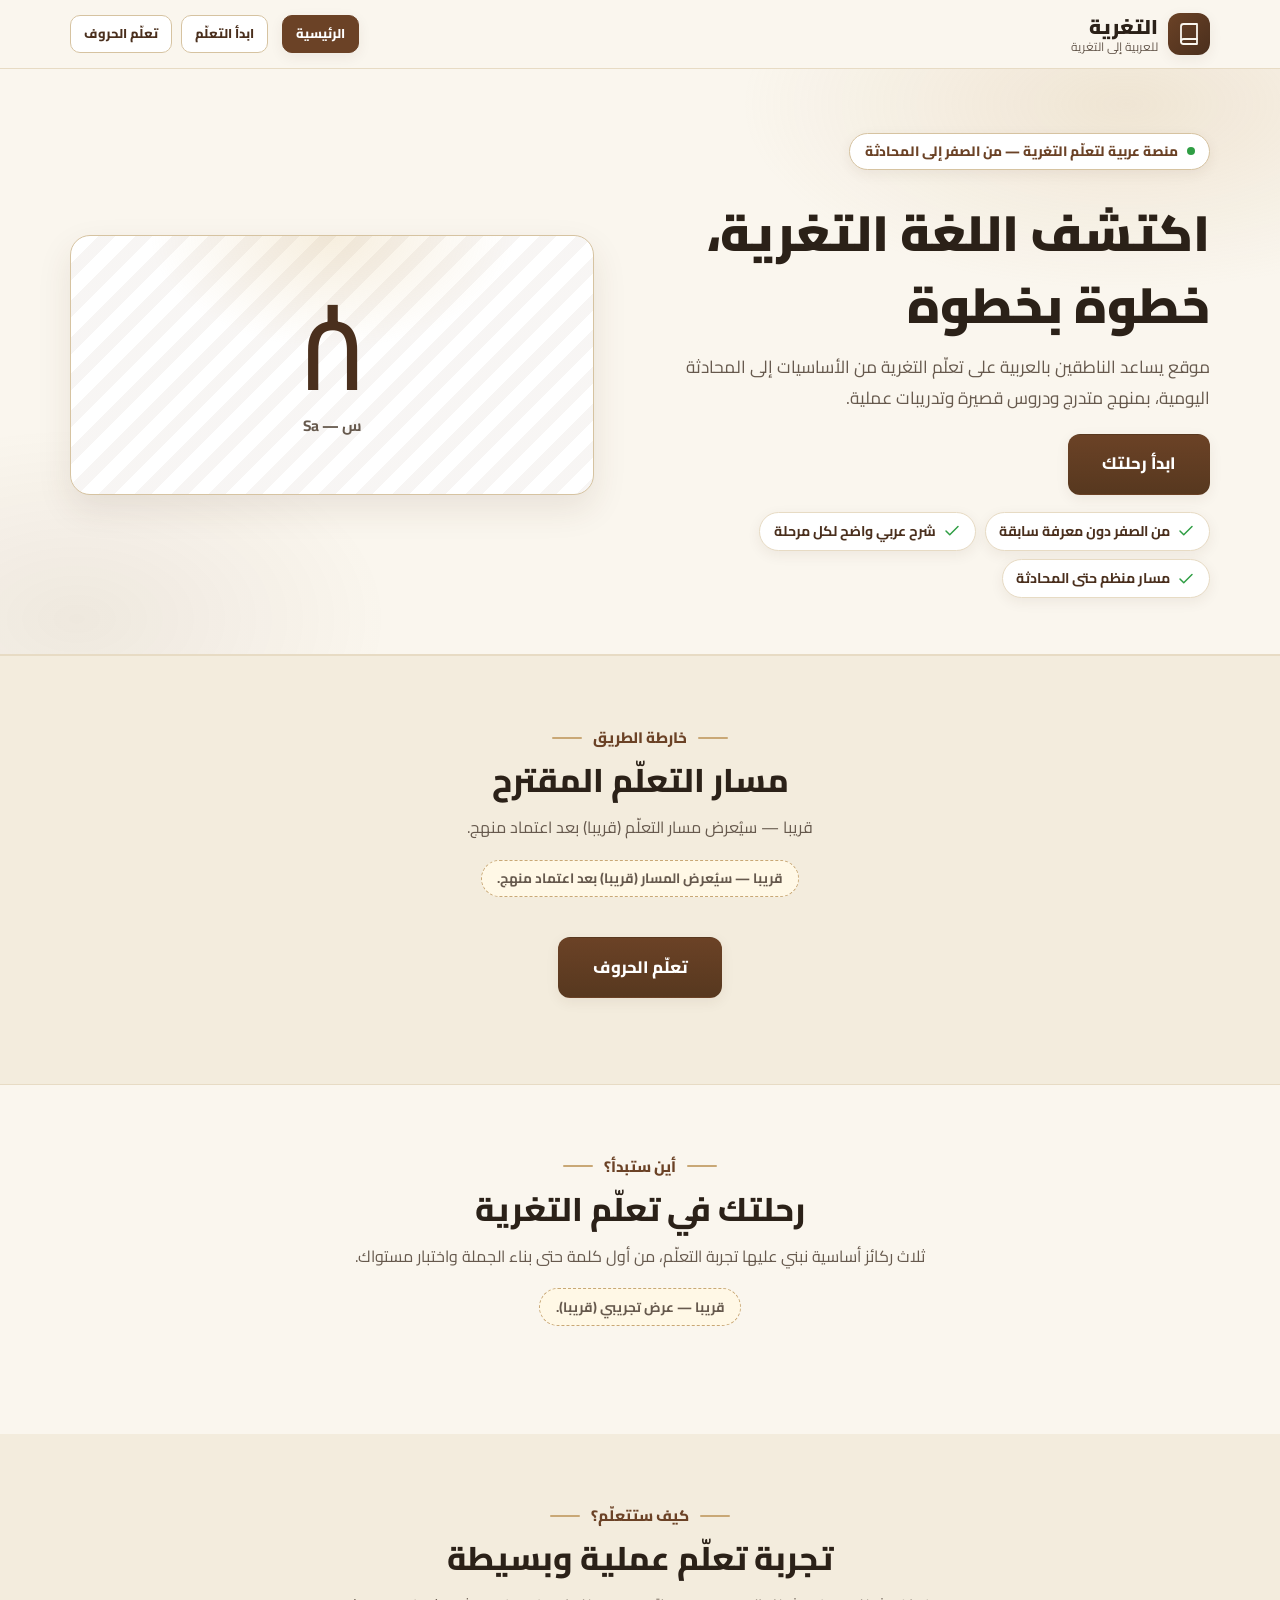
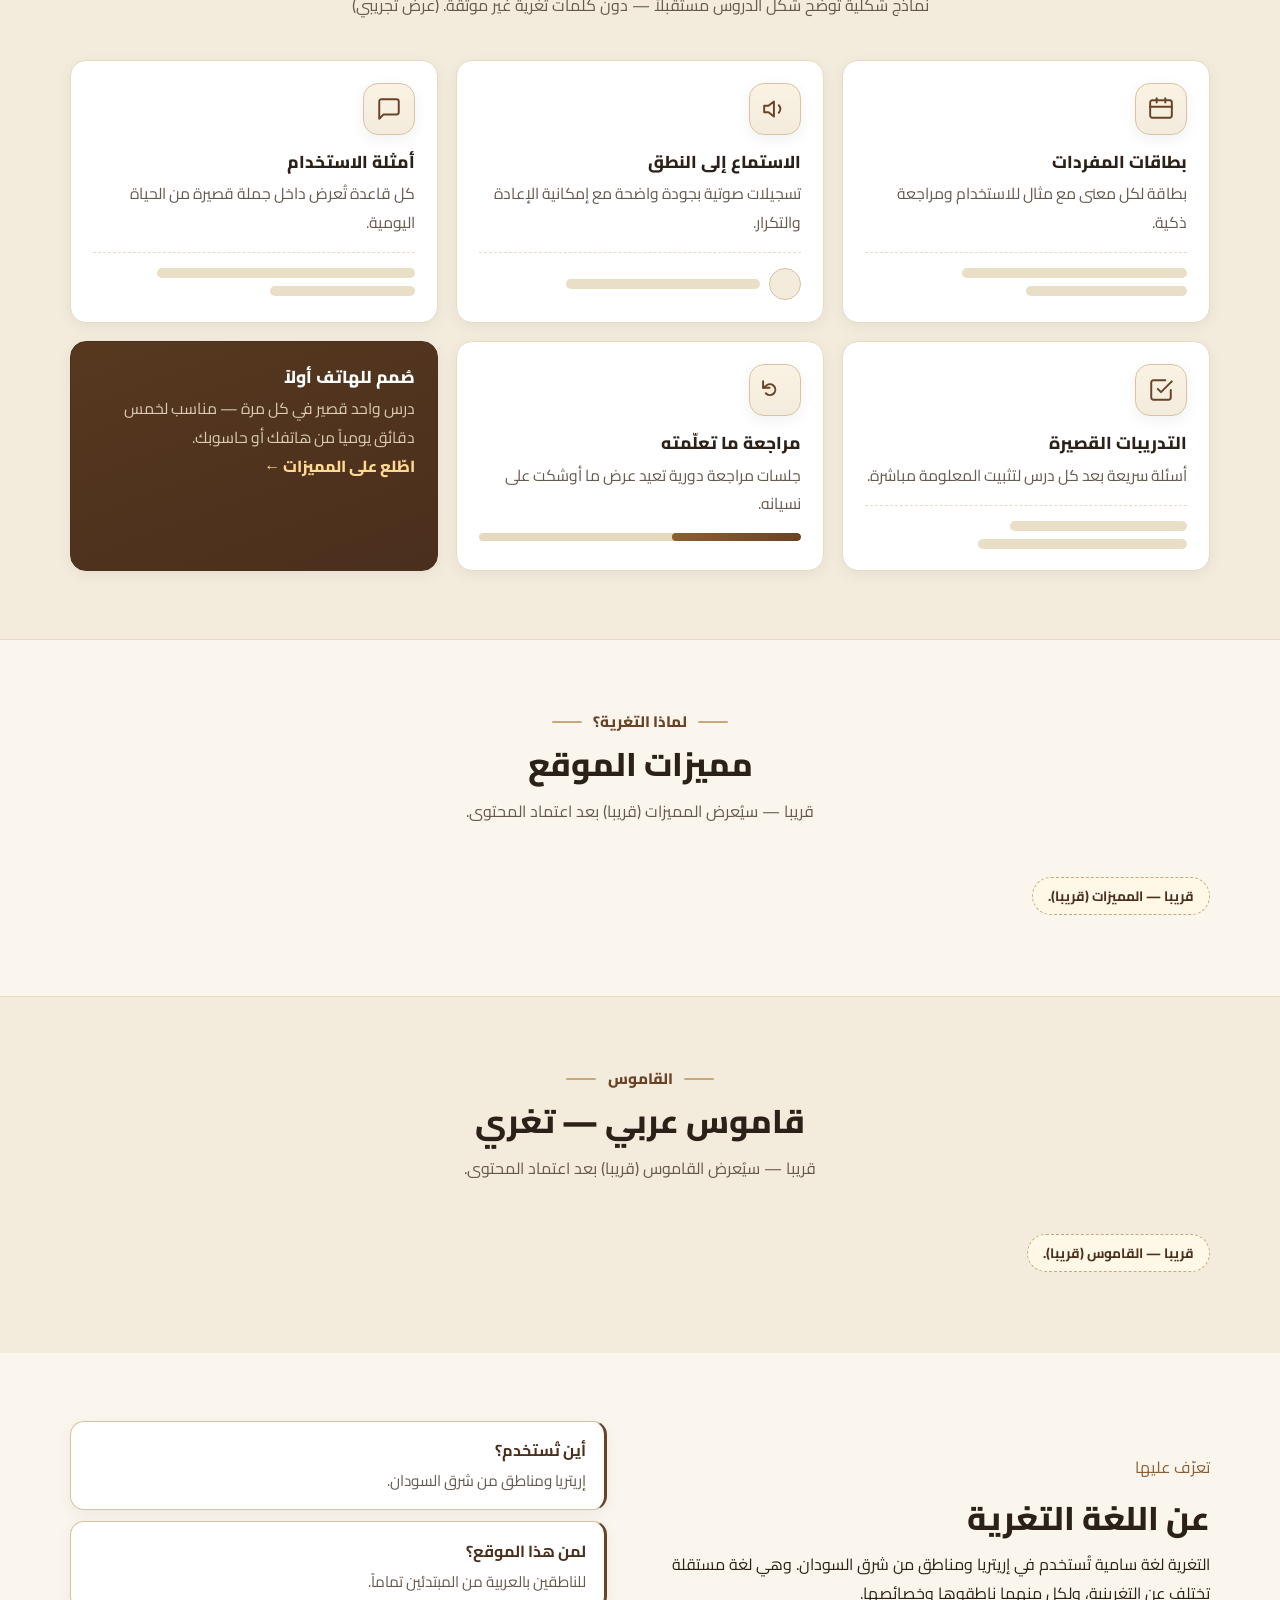
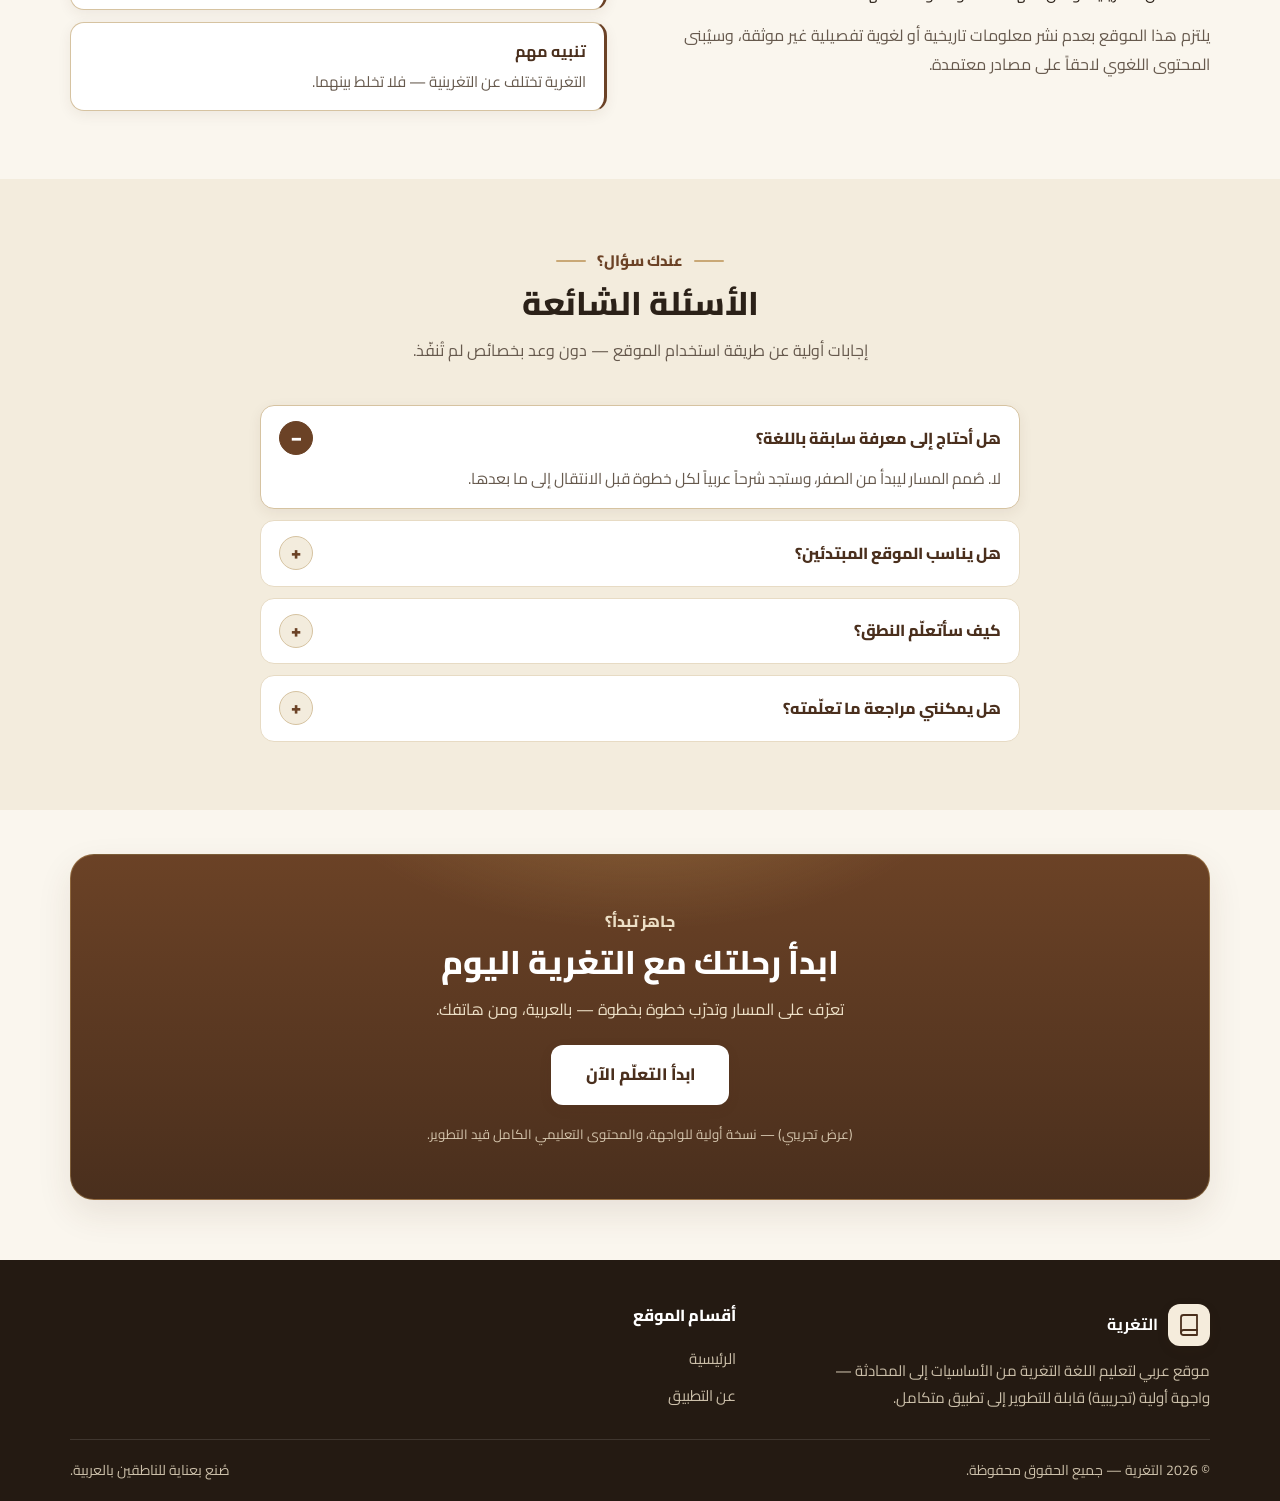
<file: index.html>
<!DOCTYPE html>
<html lang="ar" dir="rtl">
<head>
  <meta charset="UTF-8" />
  <meta name="viewport" content="width=device-width, initial-scale=1.0" />
  <title>التغرية | تعلّم اللغة التغرية بالعربية خطوة بخطوة</title>
  <meta name="description" content="موقع تعليمي عربي لتعلم اللغة التغرية من الأساسيات إلى المحادثة اليومية." />
  <link rel="preconnect" href="https://fonts.googleapis.com" />
  <link rel="preconnect" href="https://fonts.gstatic.com" crossorigin />
  <link href="https://fonts.googleapis.com/css2?family=Cairo:wght@400;500;600;700;800;900&display=swap" rel="stylesheet" />
  <link rel="stylesheet" href="styles.css" />
  <link href="https://fonts.googleapis.com/css2?family=Noto+Sans+Ethiopic:wght@400;700;900&display=swap" rel="stylesheet" />
  <link rel="icon" href="data:image/svg+xml,%3Csvg xmlns='http://www.w3.org/2000/svg' viewBox='0 0 32 32'%3E%3Crect width='32' height='32' rx='8' fill='%236B4226'/%3E%3Ctext x='16' y='22' font-size='16' text-anchor='middle' fill='%23FAF6EE' font-family='sans-serif' font-weight='bold'%3E%D8%AA%3C/text%3E%3C/svg%3E" />
</head>
<body>
  <a class="skip-link" href="#home">تخطَّ إلى المحتوى</a>

  <!-- 1. شريط التنقل -->
  <header class="header" id="top">
    <div class="container header-inner">
      <a class="logo" href="#home" aria-label="التغرية - الرئيسية">
        <span class="logo-mark" aria-hidden="true">
          <svg viewBox="0 0 24 24" fill="none" stroke="currentColor" stroke-width="1.8" stroke-linecap="round" stroke-linejoin="round"><path d="M4 19.5A2.5 2.5 0 0 1 6.5 17H20"/><path d="M6.5 2H20v20H6.5A2.5 2.5 0 0 1 4 19.5v-15A2.5 2.5 0 0 1 6.5 2z"/></svg>
        </span>
        <span class="logo-text">
          <strong>التغرية</strong>
          <small>للعربية إلى التغرية</small>
        </span>
      </a>

      <nav class="nav" aria-label="التنقل الرئيسي">
        <a href="#home" class="nav-link top-btn is-active">الرئيسية</a>
      </nav>

      <div class="header-actions">
        <a href="#journey" class="btn top-btn btn-sm">ابدأ التعلّم</a>

        <a href="letters.html" class="btn top-btn btn-sm">تعلّم الحروف</a>        <button class="menu-btn" id="menuBtn" aria-expanded="false" aria-controls="mobileMenu" aria-label="فتح القائمة">
          <svg viewBox="0 0 24 24" fill="none" stroke="currentColor" stroke-width="2" stroke-linecap="round"><line x1="4" y1="7" x2="20" y2="7"/><line x1="4" y1="12" x2="20" y2="12"/><line x1="4" y1="17" x2="20" y2="17"/></svg>
        </button>
      </div>
    </div>

    <div class="mobile-menu" id="mobileMenu" hidden>
      <nav aria-label="قائمة الهاتف">
        <a href="#home">الرئيسية</a>
        <a href="#about">عن التطبيق</a>
        <a href="#journey" class="btn btn-primary">ابدأ التعلّم</a>
      </nav>
    </div>
  </header>

  <main>
    <!-- 2. القسم الرئيسي -->
    <section class="hero" id="home">
      <div class="container hero-grid">
        <div class="hero-text">
          <p class="eyebrow"><span class="dot" aria-hidden="true"></span> منصة عربية لتعلّم التغرية — من الصفر إلى المحادثة</p>
          <h1>اكتشف اللغة التغرية،<br />خطوة بخطوة</h1>
          <p class="lead">موقع يساعد الناطقين بالعربية على تعلّم التغرية من الأساسيات إلى المحادثة اليومية، بمنهج متدرج ودروس قصيرة وتدريبات عملية.</p>
          <div class="hero-cta">
            <a href="#journey" class="btn btn-primary">ابدأ رحلتك</a>
          </div>
          <ul class="hero-points">
            <li>
              <svg viewBox="0 0 24 24" fill="none" stroke="currentColor" stroke-width="2" stroke-linecap="round" stroke-linejoin="round"><polyline points="20 6 9 17 4 12"/></svg>
              من الصفر دون معرفة سابقة
            </li>
            <li>
              <svg viewBox="0 0 24 24" fill="none" stroke="currentColor" stroke-width="2" stroke-linecap="round" stroke-linejoin="round"><polyline points="20 6 9 17 4 12"/></svg>
              شرح عربي واضح لكل مرحلة
            </li>
            <li>
              <svg viewBox="0 0 24 24" fill="none" stroke="currentColor" stroke-width="2" stroke-linecap="round" stroke-linejoin="round"><polyline points="20 6 9 17 4 12"/></svg>
              مسار منظم حتى المحادثة
            </li>
          </ul>
        </div>

        <div class="hero-visual" aria-label="مربع حروف تغرية">
          <div class="letter-cycle" id="letterCycle">
            <span class="ethiopic-cycle" id="cycleLetter" aria-live="polite">ሀ</span>
            <span class="cycle-caption" id="cycleCaption">هـ — Ha</span>
          </div>
        </div>
      </div>
    </section>

    <!-- 3. التعريف بالتطبيق -->
    <section class="section section-alt" id="curriculum">
      <div class="container">
        <div class="section-head">
          <p class="kicker">خارطة الطريق</p>
          <h2>مسار التعلّم المقترح</h2>
          <p>قريبا — سيُعرض مسار التعلّم (قريبا) بعد اعتماد منهج.</p>
          <p class="notice">قريبا — سيُعرض المسار (قريبا) بعد اعتماد منهج.</p>
        </div>
      </div>
    
        <div class="hero-cta center">
          <a href="letters.html" class="btn btn-primary">تعلّم الحروف</a>
        </div></section>

<section class="section" id="journey">
      <div class="container">
        <div class="section-head">
          <p class="kicker">أين ستبدأ؟</p>
          <h2>رحلتك في تعلّم التغرية</h2>
          <p>ثلاث ركائز أساسية نبني عليها تجربة التعلّم، من أول كلمة حتى بناء الجملة واختبار مستواك.</p>
          <p class="notice">قريبا — عرض تجريبي (قريبا).</p>
        </div>
        
      </div>
    </section>

    <!-- 4. مسار التعلم -->
    

    <!-- 5. تجربة التعلم -->
    <section class="section" id="method">
      <div class="container">
        <div class="section-head">
          <p class="kicker">كيف ستتعلّم؟</p>
          <h2>تجربة تعلّم عملية وبسيطة</h2>
          <p>نماذج شكلية توضح شكل الدروس مستقبلاً — دون كلمات تغرية غير موثقة. (عرض تجريبي)</p>
        </div>
        <div class="grid-3">
          <article class="card method">
            <span class="icon" aria-hidden="true"><svg viewBox="0 0 24 24" fill="none" stroke="currentColor" stroke-width="1.8" stroke-linecap="round" stroke-linejoin="round"><rect x="2" y="4" width="20" height="16" rx="2"/><line x1="8" y1="2" x2="8" y2="6"/><line x1="16" y1="2" x2="16" y2="6"/><line x1="2" y1="10" x2="22" y2="10"/></svg></span>
            <h3>بطاقات المفردات</h3>
            <p>بطاقة لكل معنى مع مثال للاستخدام ومراجعة ذكية.</p>
            <div class="skeleton" aria-hidden="true"><i class="w-70"></i><i class="w-50"></i></div>
          </article>
          <article class="card method">
            <span class="icon" aria-hidden="true"><svg viewBox="0 0 24 24" fill="none" stroke="currentColor" stroke-width="1.8" stroke-linecap="round" stroke-linejoin="round"><polygon points="11 5 6 9 2 9 2 15 6 15 11 19 11 5"/><path d="M15.5 8.5a5 5 0 0 1 0 7"/></svg></span>
            <h3>الاستماع إلى النطق</h3>
            <p>تسجيلات صوتية بجودة واضحة مع إمكانية الإعادة والتكرار.</p>
            <div class="skeleton audio-skel" aria-hidden="true"><span class="play-sm"></span><i class="w-60"></i></div>
          </article>
          <article class="card method">
            <span class="icon" aria-hidden="true"><svg viewBox="0 0 24 24" fill="none" stroke="currentColor" stroke-width="1.8" stroke-linecap="round" stroke-linejoin="round"><path d="M21 15a2 2 0 0 1-2 2H7l-4 4V5a2 2 0 0 1 2-2h14a2 2 0 0 1 2 2z"/></svg></span>
            <h3>أمثلة الاستخدام</h3>
            <p>كل قاعدة تُعرض داخل جملة قصيرة من الحياة اليومية.</p>
            <div class="skeleton" aria-hidden="true"><i class="w-80"></i><i class="w-45"></i></div>
          </article>
          <article class="card method">
            <span class="icon" aria-hidden="true"><svg viewBox="0 0 24 24" fill="none" stroke="currentColor" stroke-width="1.8" stroke-linecap="round" stroke-linejoin="round"><path d="M9 11l3 3L22 4"/><path d="M21 12v7a2 2 0 0 1-2 2H5a2 2 0 0 1-2-2V5a2 2 0 0 1 2-2h11"/></svg></span>
            <h3>التدريبات القصيرة</h3>
            <p>أسئلة سريعة بعد كل درس لتثبيت المعلومة مباشرة.</p>
            <div class="skeleton" aria-hidden="true"><i class="w-55"></i><i class="w-65"></i></div>
          </article>
          <article class="card method">
            <span class="icon" aria-hidden="true"><svg viewBox="0 0 24 24" fill="none" stroke="currentColor" stroke-width="1.8" stroke-linecap="round" stroke-linejoin="round"><polyline points="1 4 1 10 7 10"/><path d="M3.5 15a5 5 0 1 0 .9-7.4L1 10"/></svg></span>
            <h3>مراجعة ما تعلّمته</h3>
            <p>جلسات مراجعة دورية تعيد عرض ما أوشكت على نسيانه.</p>
            <div class="mock-progress"><i style="width:40%"></i></div>
          </article>
          <article class="card method highlight">
            <h3>صُمم للهاتف أولاً</h3>
            <p>درس واحد قصير في كل مرة — مناسب لخمس دقائق يومياً من هاتفك أو حاسوبك.</p>
            <a href="#features" class="link">اطّلع على المميزات ←</a>
          </article>
        </div>
      </div>
    </section>

    <!-- 6. المميزات -->
    <section class="section section-alt" id="features">
      <div class="container">
        <div class="section-head">
          <p class="kicker">لماذا التغرية؟</p>
          <h2>مميزات الموقع</h2>
          <p>قريبا — سيُعرض المميزات (قريبا) بعد اعتماد المحتوى.</p>
        </div>
        <p class="notice">قريبا — المميزات (قريبا).</p>
      </div>
    </section>

    <!-- teaser: القاموس والاختبارات -->
    <section class="section" id="dictionary">
      <div class="container">
        <div class="section-head">
          <p class="kicker">القاموس</p>
          <h2>قاموس عربي — تغري</h2>
          <p>قريبا — سيُعرض القاموس (قريبا) بعد اعتماد المحتوى.</p>
        </div>
        <p class="notice">قريبا — القاموس (قريبا).</p>
      </div>
    </section>

    <!-- 7. عن اللغة -->
    <section class="section section-dark" id="about">
      <div class="container about-grid">
        <div>
          <p class="kicker kicker-light">تعرّف عليها</p>
          <h2>عن اللغة التغرية</h2>
          <p>التغرية لغة سامية تُستخدم في إريتريا ومناطق من شرق السودان. وهي لغة مستقلة تختلف عن التغرينية، ولكل منهما ناطقوها وخصائصها.</p>
          <p class="muted-light">يلتزم هذا الموقع بعدم نشر معلومات تاريخية أو لغوية تفصيلية غير موثقة، وسيُبنى المحتوى اللغوي لاحقاً على مصادر معتمدة.</p>
        </div>
        <ul class="about-list">
          <li><strong>أين تُستخدم؟</strong><span>إريتريا ومناطق من شرق السودان.</span></li>
          <li><strong>لمن هذا الموقع؟</strong><span>للناطقين بالعربية من المبتدئين تماماً.</span></li>
          <li><strong>تنبيه مهم</strong><span>التغرية تختلف عن التغرينية — فلا تخلط بينهما.</span></li>
        </ul>
      </div>
    </section>

    <!-- 8. الأسئلة الشائعة -->
    <section class="section" id="faq">
      <div class="container narrow">
        <div class="section-head">
          <p class="kicker">عندك سؤال؟</p>
          <h2>الأسئلة الشائعة</h2>
          <p>إجابات أولية عن طريقة استخدام الموقع — دون وعد بخصائص لم تُنفّذ.</p>
        </div>
        <div class="faq">
          <details open>
            <summary>هل أحتاج إلى معرفة سابقة باللغة؟</summary>
            <p>لا. صُمم المسار ليبدأ من الصفر، وستجد شرحاً عربياً لكل خطوة قبل الانتقال إلى ما بعدها.</p>
          </details>
          <details>
            <summary>هل يناسب الموقع المبتدئين؟</summary>
            <p>نعم. الدروس قصيرة والمراحل مرتبة من الأسهل إلى الأصعب، مع مراجعة مستمرة لما تعلمته.</p>
          </details>
          <details>
            <summary>كيف سأتعلّم النطق؟</summary>
            <p>من المخطط توفير تسجيلات صوتية لكل بطاقة ومثال، مع إمكانية الاستماع المتكرر. هذه الخاصية ستُفعّل مع إطلاق الدروس.</p>
          </details>
          <details>
            <summary>هل يمكنني مراجعة ما تعلّمته؟</summary>
            <p>نعم. ستتضمن كل مرحلة قسماً للمراجعة، وستُحفظ نتائج اختباراتك مستقبلاً لمتابعة تقدمك.</p>
          </details>
        </div>
      </div>
    </section>

    <!-- 9. الختام -->
    <section class="cta" id="start">
      <div class="container cta-box">
        <p class="cta-kicker">جاهز تبدأ؟</p>
        <h2>ابدأ رحلتك مع التغرية اليوم</h2>
        <p>تعرّف على المسار وتدرّب خطوة بخطوة — بالعربية، ومن هاتفك.</p>
        <div class="hero-cta center">
          <a href="#journey" class="btn btn-primary btn-light">ابدأ التعلّم الآن</a>
        </div>
        <p class="cta-note">(عرض تجريبي) — نسخة أولية للواجهة، والمحتوى التعليمي الكامل قيد التطوير.</p>
      </div>
    </section>
  </main>

  <footer class="footer">
    <div class="container footer-grid">
      <div class="footer-brand">
        <a class="logo logo-footer" href="#home"><span class="logo-mark" aria-hidden="true"><svg viewBox="0 0 24 24" fill="none" stroke="currentColor" stroke-width="1.8" stroke-linecap="round" stroke-linejoin="round"><path d="M4 19.5A2.5 2.5 0 0 1 6.5 17H20"/><path d="M6.5 2H20v20H6.5A2.5 2.5 0 0 1 4 19.5v-15A2.5 2.5 0 0 1 6.5 2z"/></svg></span><strong>التغرية</strong></a>
        <p>موقع عربي لتعليم اللغة التغرية من الأساسيات إلى المحادثة — واجهة أولية (تجريبية) قابلة للتطوير إلى تطبيق متكامل.</p>
      </div>
      <nav aria-label="روابط الموقع">
        <h3>أقسام الموقع</h3>
        <a href="#home">الرئيسية</a>
        <a href="#about">عن التطبيق</a>
      </nav>
          </div>
    <div class="container footer-bottom">
      <p>© <span id="year">2026</span> التغرية — جميع الحقوق محفوظة.</p>
      <p>صُنع بعناية للناطقين بالعربية.</p>
    </div>
  </footer>

  <script src="content/tigre-letters.js"></script>
  <script src="app.js"></script>
  <script>
  (function () {
    var letterEl = document.getElementById('cycleLetter');
    var captionEl = document.getElementById('cycleCaption');
    if (!letterEl || !window.TIGRE_LETTERS) return;
    var letters = window.TIGRE_LETTERS;
    var i = 0;
    function render(idx) {
      var L = letters[idx];
      letterEl.style.opacity = '0';
      if (captionEl) captionEl.style.opacity = '0';
      setTimeout(function () {
        letterEl.textContent = L.base;
        if (captionEl) captionEl.textContent = (L.arabicApprox || '') + (L.name ? ' — ' + L.name : '');
        letterEl.style.opacity = '1';
        if (captionEl) captionEl.style.opacity = '1';
      }, 260);
    }
    // initial
    letterEl.textContent = letters[0].base;
    if (captionEl) captionEl.textContent = (letters[0].arabicApprox || '') + (letters[0].name ? ' — ' + letters[0].name : '');
    i = 1;
    setInterval(function () {
      render(i);
      i = (i + 1) % letters.length;
    }, 1700);
  })();
  </script>
</body>
</html>
</file>
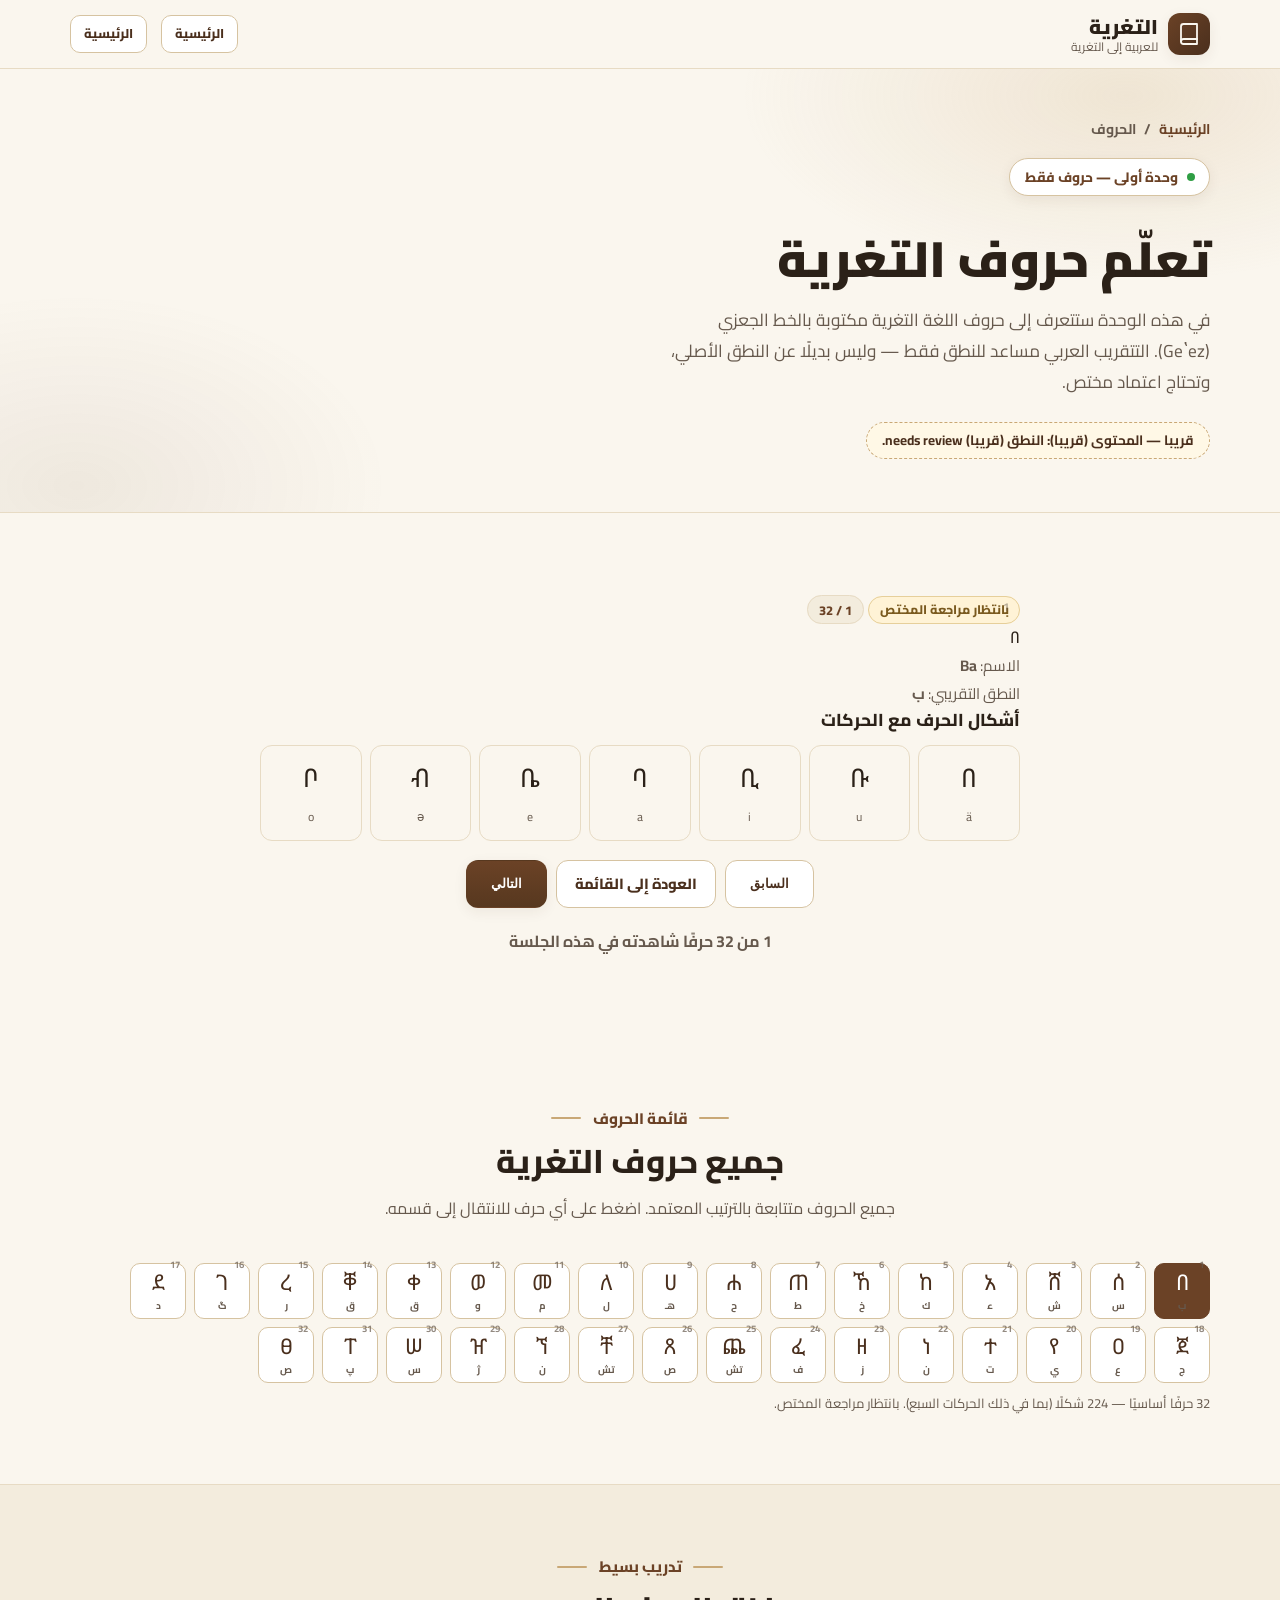
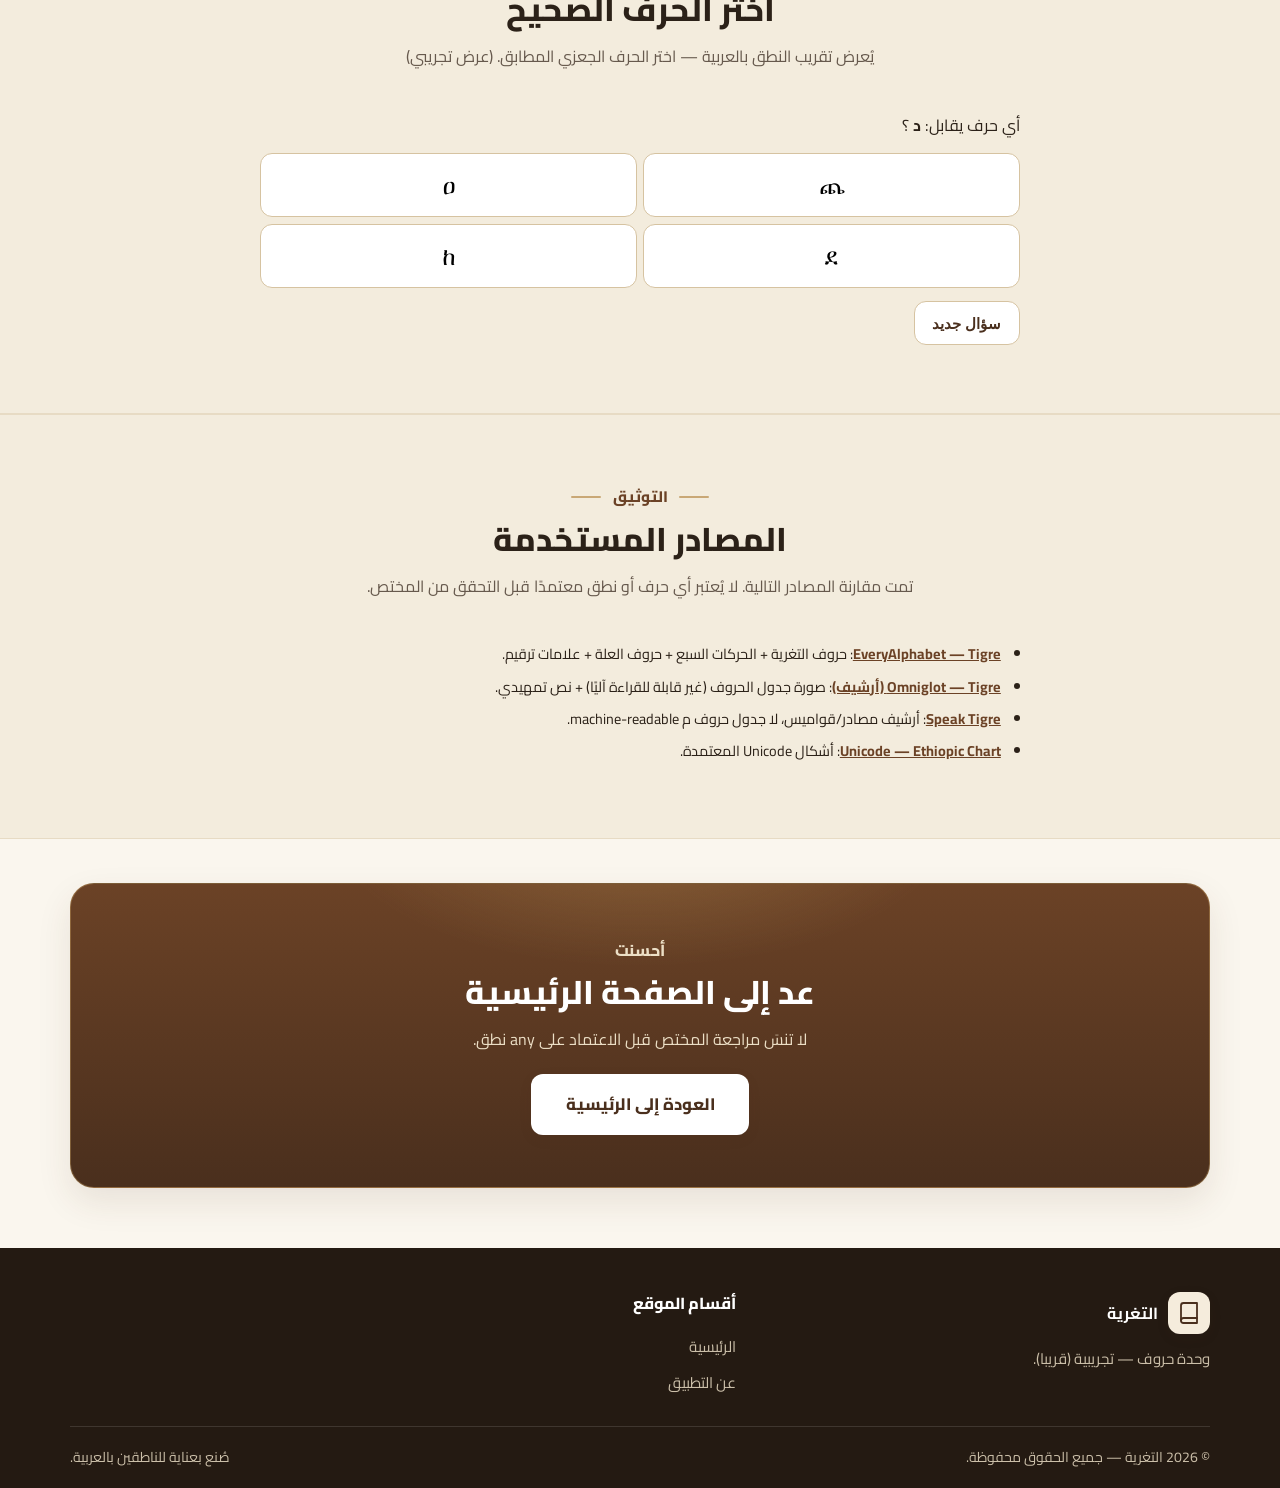
<file: letters.html>
<!DOCTYPE html>
<html lang="ar" dir="rtl">
<head>
  <meta charset="UTF-8" />
  <meta name="viewport" content="width=device-width, initial-scale=1.0" />
  <title>الحروف — التغرية</title>
  <meta name="description" content="وحدة أولى: تعرّف إلى حروف اللغة التغرية مكتوبة بالخط الجعزي، مع تقريب عربي مساعد للنطق." />
  <link rel="preconnect" href="https://fonts.googleapis.com" />
  <link rel="preconnect" href="https://fonts.gstatic.com" crossorigin />
  <link href="https://fonts.googleapis.com/css2?family=Cairo:wght@400;500;600;700;800;900&display=swap" rel="stylesheet" />
  <link rel="stylesheet" href="styles.css" />
  <link href="https://fonts.googleapis.com/css2?family=Noto+Sans+Ethiopic:wght@400;700;900&display=swap" rel="stylesheet" />
  <link rel="icon" href="data:image/svg+xml,%3Csvg xmlns='http://www.w3.org/2000/svg' viewBox='0 0 32 32'%3E%3Crect width='32' height='32' rx='8' fill='%236B4226'/%3E%3Ctext x='16' y='22' font-size='16' text-anchor='middle' fill='%23FAF6EE' font-family='sans-serif' font-weight='bold'%3E%D8%AA%3C/text%3E%3C/svg%3E" />
  <style>
    .ethiopic { font-family: "Noto Sans Ethiopic", "Abyssinica SIL", "Nyala", "Ebrima", "Segoe UI", sans-serif; direction: ltr; unicode-bidi: isolate; }
.letter-card { position: relative; }
    .letter-number {
      position: absolute; top: 0.45rem; right: 0.7rem;
      font-size: 0.72rem; font-weight: 700; color: var(--muted);
      opacity: 0.45; pointer-events: none; line-height: 1;
    }
    .letter-head { margin-top: 0.85rem; }
    .forms-grid { display: grid; grid-template-columns: repeat(7, 1fr); gap: 0.5rem; margin-top: 0.8rem; }
    .form-cell { background: var(--bg); border: 1px solid var(--border); border-radius: 12px; padding: 0.6rem 0.3rem; text-align: center; }
    .form-cell .ethiopic { font-size: 1.6rem; display: block; }
    .form-cell small { color: var(--muted); font-size: 0.75rem; }
    .nav-letters { display: flex; gap: 0.6rem; justify-content: center; margin: 1.2rem 0; }
    .quiz-options { display: grid; gap: 0.4rem; grid-template-columns: repeat(2, minmax(0, 1fr)); margin-top: 0.6rem; }
    .quiz-btn { background: #fff; border: 1px solid var(--border-strong); border-radius: 12px; padding: 0.55rem 0.3rem; font-size: 1.5rem; cursor: pointer; font-family: inherit; transition: background 0.15s ease, border-color 0.15s ease; display: grid; place-items: center; }
    .quiz-btn:hover { background: var(--bg-alt); border-color: var(--brown-500); }
    .quiz-btn:hover { background: var(--bg-alt); }
    .quiz-btn.correct { background: #e6f4ea; border-color: #a9d8b8; }
    .quiz-btn.wrong { background: #fde8e8; border-color: #e6a9a9; }
    .progress-text { text-align: center; color: var(--muted); font-weight: 700; margin-top: 0.6rem; }
    @media (max-width: 560px) {
      .page-hero { padding: 1.15rem 0 1rem; }
      .page-hero h1 { font-size: 1.35rem; }
      .page-hero .lead { font-size: 0.86rem; }
      .breadcrumb { font-size: 0.78rem; margin-bottom: 0.55rem; }

      .letter-card { padding: 0.85rem; }
      .letter-number { top: 0.3rem; right: 0.55rem; font-size: 0.66rem; }
      .letter-head { margin-top: 0.7rem; }
      .letter-big { font-size: clamp(2.6rem, 9.5vw, 4.2rem); }
      .letter-head { gap: 0.4rem; flex-wrap: wrap; }
      .badge { font-size: 0.7rem; padding: 0.08rem 0.5rem; }
      .lesson-code { font-size: 0.7rem; }
      .muted-note { font-size: 0.86rem; }
      .letter-card h3 { font-size: 0.9rem; margin-top: 0.7rem; }

      .forms-grid { grid-template-columns: repeat(4, 1fr); gap: 0.35rem; }
      .form-cell { padding: 0.35rem 0.15rem; }
      .form-cell .ethiopic { font-size: 1.05rem; }
      .form-cell small { font-size: 0.68rem; }

      .nav-letters { gap: 0.35rem; }
      .nav-letters .btn { padding: 0.45rem 0.7rem; font-size: 0.85rem; min-height: 40px; flex: 1 1 auto; }
      .progress-text { font-size: 0.78rem; }

      .letters-index { gap: 0.6rem; }
      .index-grid { gap: 0.3rem; }
      .index-btn { min-width: 52px; min-height: 52px; font-size: 1.1rem; padding: 0.2rem 0.2rem; }
      .index-btn .index-ar { font-size: 0.56rem; }
      #indexCount { font-size: 0.72rem; }

      .quiz-box { padding: 0.85rem; }
      .quiz-prompt { font-size: 0.85rem; }
      .quiz-options { gap: 0.3rem; grid-template-columns: repeat(2, minmax(0, 1fr)); }
      .quiz-btn { font-size: 1.25rem; padding: 0.4rem 0.2rem; border-radius: 10px; }
      .quiz-feedback { font-size: 0.75rem; }
      .source-list li { font-size: 0.8rem; }
      .mock-caption { font-size: 0.72rem; }
    }
    @media (min-width: 481px) and (max-width: 1019px) {
      .letter-card { padding: 1.1rem; }
      .letter-big { font-size: clamp(3.4rem, 11vw, 5.2rem); }
      .index-btn { min-width: 52px; min-height: 52px; font-size: 1.15rem; }
    }
    .letters-index { direction: rtl; }
    .index-group { background: var(--bg-alt); border: 1px solid var(--border); border-radius: 14px; padding: 0.9rem; }
    .index-group-title { font-size: 0.95rem; font-weight: 800; color: var(--brown-700); margin: 0 0 0.6rem; }
    .index-grid { display: flex; flex-wrap: wrap; gap: 0.5rem; }
    .index-btn {
      font-family: "Noto Sans Ethiopic", "Abyssinica SIL", "Nyala", "Ebrima", "Segoe UI", sans-serif;
      min-width: 56px; min-height: 56px; padding: 0.25rem 0.35rem;
      border: 1px solid var(--border-strong); border-radius: 10px; background: #fff;
      color: var(--brown-900); font-size: 1.35rem; cursor: pointer; transition: all 0.15s ease;
      display: grid; place-items: center; gap: 0.1rem; text-align: center; line-height: 1.1;
      position: relative;
    }
    .index-btn .index-no {
      position: absolute; top: -0.25rem; right: 0.3rem;
      font-family: var(--font); font-size: 0.6rem; font-weight: 700;
      color: var(--muted); opacity: 0.7; line-height: 1;
    }
    .index-btn .index-ar {
      font-family: var(--font);
      font-size: 0.62rem; font-weight: 700; color: var(--muted);
      white-space: nowrap; line-height: 1.2;
    }
    .index-btn:hover { background: var(--bg); border-color: var(--brown-500); }
    .index-btn.is-current { background: var(--brown-700); color: #fff; border-color: var(--brown-700); }
    .source-list { margin: 0.5rem 0 0; padding-inline-start: 1.2rem; }
    .source-list li { margin-bottom: 0.4rem; font-size: 0.9rem; }
    .source-list a { color: var(--brown-700); font-weight: 700; }
  </style>
</head>
<body>
  <a class="skip-link" href="#content">تخطَّ إلى المحتوى</a>

  <header class="header" id="top">
    <div class="container header-inner">
      <a class="logo" href="index.html" aria-label="التغرية - الرئيسية">
        <span class="logo-mark" aria-hidden="true">
          <svg viewBox="0 0 24 24" fill="none" stroke="currentColor" stroke-width="1.8" stroke-linecap="round" stroke-linejoin="round"><path d="M4 19.5A2.5 2.5 0 0 1 6.5 17H20"/><path d="M6.5 2H20v20H6.5A2.5 2.5 0 0 1 4 19.5v-15A2.5 2.5 0 0 1 6.5 2z"/></svg>
        </span>
        <span class="logo-text">
          <strong>التغرية</strong>
          <small>للعربية إلى التغرية</small>
        </span>
      </a>

      <nav class="nav" aria-label="التنقل الرئيسي">
        <a href="index.html" class="nav-link top-btn">الرئيسية</a>
      </nav>

      <div class="header-actions">
        <a href="index.html" class="btn top-btn btn-sm">الرئيسية</a>
        <button class="menu-btn" id="menuBtn" aria-expanded="false" aria-controls="mobileMenu" aria-label="فتح القائمة">
          <svg viewBox="0 0 24 24" fill="none" stroke="currentColor" stroke-width="2" stroke-linecap="round"><line x1="4" y1="7" x2="20" y2="7"/><line x1="4" y1="12" x2="20" y2="12"/><line x1="4" y1="17" x2="20" y2="17"/></svg>
        </button>
      </div>
    </div>

    <div class="mobile-menu" id="mobileMenu" hidden>
      <nav aria-label="قائمة الهاتف">
        <a href="index.html">الرئيسية</a>
        <a href="index.html#about">عن التطبيق</a>
      </nav>
    </div>
  </header>

  <main id="content">
    <section class="page-hero" id="page-hero">
      <div class="container">
        <nav class="breadcrumb" aria-label="مسار التنقل">
          <a href="index.html">الرئيسية</a>
          <span aria-hidden="true">/</span>
          <span aria-current="page">الحروف</span>
        </nav>
        <p class="eyebrow"><span class="dot" aria-hidden="true"></span> وحدة أولى — حروف فقط</p>
        <h1>تعلّم حروف التغرية</h1>
        <p class="lead">في هذه الوحدة ستتعرف إلى حروف اللغة التغرية مكتوبة بالخط الجعزي (Geʽez). التتقريب العربي مساعد للنطق فقط — وليس بديلًا عن النطق الأصلي، وتحتاج اعتماد مختص.</p>
        <p class="notice">قريبا — المحتوى (قريبا): النطق (قريبا) needs review.</p>
      </div>
    </section>

    <section class="section" id="letterSection">
      <div class="container narrow">
        <div class="letter-card">
          <span class="letter-number" id="letterNumber" aria-hidden="true">1</span>
          <div class="letter-head">
            <span class="badge badge-pending" id="reviewBadge">بانتظار مراجعة المختص</span>
            <span class="lesson-code" id="letterCounter">1 / 32</span>
          </div>
          <div class="letter-display">
            <span class="ethiopic letter-big" id="letterBase">ሀ</span>
          </div>
          <p class="muted-note">الاسم: <strong id="letterName">Ha</strong></p>
          <p class="muted-note">النطق التقريبي: <strong id="letterArabic">هـ</strong></p>

          <h3>أشكال الحرف مع الحركات</h3>
          <div class="forms-grid" id="formsGrid"></div>

          <div class="nav-letters">
            <button type="button" class="btn btn-secondary" id="prevBtn">السابق</button>
            <a href="#lettersIndexSection" class="btn btn-secondary btn-sm" id="backToListBtn">العودة إلى القائمة</a>
            <button type="button" class="btn btn-primary" id="nextBtn">التالي</button>
          </div>
          <p class="progress-text" id="progressText">0 من 32 حرفًا شاهدته في هذه الجلسة</p>
        </div>
      </div>
    </section>

    <section class="section" id="lettersIndexSection">
      <div class="container">
        <div class="section-head">
          <p class="kicker">قائمة الحروف</p>
          <h2>جميع حروف التغرية</h2>
          <p>جميع الحروف متتابعة بالترتيب المعتمد. اضغط على أي حرف للانتقال إلى قسمه.</p>
        </div>
        <div class="letters-index" id="lettersIndex" aria-label="قائمة حروف التغرية"></div>
        <p class="mock-caption" id="indexCount"></p>
      </div>
    </section>

    <section class="section section-alt" id="quizSection">
      <div class="container narrow">
        <div class="section-head">
          <p class="kicker">تدريب بسيط</p>
          <h2>اختر الحرف الصحيح</h2>
          <p>يُعرض تقريب النطق بالعربية — اختر الحرف الجعزي المطابق. (عرض تجريبي)</p>
        </div>
        <div class="quiz-box">
          <p class="quiz-prompt">أي حرف يقابل: <strong id="quizPrompt">—</strong> ؟</p>
          <div class="quiz-options" id="quizOptions"></div>
          <p class="quiz-feedback" id="quizFeedback"></p>
          <button type="button" class="btn btn-secondary btn-sm" id="quizNext">سؤال جديد</button>
        </div>
      </div>
    </section>

    <section class="section section-alt" id="sourcesSection">
      <div class="container narrow">
        <div class="section-head">
          <p class="kicker">التوثيق</p>
          <h2>المصادر المستخدمة</h2>
          <p>تمت مقارنة المصادر التالية. لا يُعتبر أي حرف أو نطق معتمدًا قبل التحقق من المختص.</p>
        </div>
        <ul class="source-list">
          <li><a href="https://www.everyalphabet.com/tigre" target="_blank" rel="noopener">EveryAlphabet — Tigre</a>: حروف التغرية + الحركات السبع + حروف العلة + علامات ترقيم.</li>
          <li><a href="https://web.archive.org/web/2024/https://www.omniglot.com/writing/tigre.htm" target="_blank" rel="noopener">Omniglot — Tigre (أرشيف)</a>: صورة جدول الحروف (غير قابلة للقراءة آليًا) + نص تمهيدي.</li>
          <li><a href="https://www.speaktigre.com/" target="_blank" rel="noopener">Speak Tigre</a>: أرشيف مصادر/قواميس، لا جدول حروف م machine-readable.</li>
          <li><a href="https://www.unicode.org/charts/PDF/U1200.pdf" target="_blank" rel="noopener">Unicode — Ethiopic Chart</a>: أشكال Unicode المعتمدة.</li>
        </ul>
      </div>
    </section>

    <section class="cta" id="back">
      <div class="container cta-box">
        <p class="cta-kicker">أحسنت</p>
        <h2>عد إلى الصفحة الرئيسية</h2>
        <p>لا تنسَ مراجعة المختص قبل الاعتماد على any نطق.</p>
        <div class="hero-cta center">
          <a href="index.html" class="btn btn-primary btn-light">العودة إلى الرئيسية</a>
        </div>
      </div>
    </section>
  </main>

  <footer class="footer">
    <div class="container footer-grid">
      <div class="footer-brand">
        <a class="logo logo-footer" href="index.html"><span class="logo-mark" aria-hidden="true"><svg viewBox="0 0 24 24" fill="none" stroke="currentColor" stroke-width="1.8" stroke-linecap="round" stroke-linejoin="round"><path d="M4 19.5A2.5 2.5 0 0 1 6.5 17H20"/><path d="M6.5 2H20v20H6.5A2.5 2.5 0 0 1 4 19.5v-15A2.5 2.5 0 0 1 6.5 2z"/></svg></span><strong>التغرية</strong></a>
        <p>وحدة حروف — تجريبية (قريبا).</p>
      </div>
      <nav aria-label="روابط الموقع">
        <h3>أقسام الموقع</h3>
        <a href="index.html">الرئيسية</a>
        <a href="index.html#about">عن التطبيق</a>
      </nav>
    </div>
    <div class="container footer-bottom">
      <p>© <span id="year">2026</span> التغرية — جميع الحقوق محفوظة.</p>
      <p>صُنع بعناية للناطقين بالعربية.</p>
    </div>
  </footer>

  <script src="app.js"></script>
  <script src="content/tigre-letters.js"></script>
  <script src="letters.js"></script>
</body>
</html>
</file>
<file: styles.css>
:root {
  --bg: #faf6ee;
  --bg-alt: #f3ecdd;
  --card: #ffffff;
  --ink: #2b2118;
  --muted: #66594d;
  --brown-900: #4a2f1d;
  --brown-800: #57381f;
  --brown-700: #6b4226;
  --brown-500: #8b5e34;
  --brown-300: #c9a876;
  --gold: #d9b36a;
  --border: #e7dbc4;
  --border-strong: #d6c3a1;
  --shadow: 0 14px 34px rgba(74, 47, 29, 0.10);
  --shadow-sm: 0 4px 14px rgba(74, 47, 29, 0.07);
  --shadow-md: 0 12px 28px rgba(74, 47, 29, 0.13);
  --radius: 16px;
  --radius-lg: 20px;
  --max: 1140px;
  --font: "Cairo", "Segoe UI", Tahoma, Arial, sans-serif;
}

* { box-sizing: border-box; }
html { scroll-behavior: smooth; scroll-padding-top: 88px; }
body {
  margin: 0;
  font-family: var(--font);
  background: var(--bg);
  color: var(--ink);
  line-height: 1.8;
  overflow-x: clip;
}
@supports not (overflow: clip) {
  body { overflow-x: hidden; }
}
img, svg, video { max-width: 100%; }
::selection { background: #ecd6ab; color: var(--brown-900); }

h1, h2, h3 { line-height: 1.45; margin: 0 0 0.5rem; color: var(--ink); }
h1 { font-size: clamp(1.9rem, 5vw, 3.1rem); font-weight: 900; letter-spacing: 0; }
h2 { font-size: clamp(1.45rem, 3.2vw, 2.05rem); font-weight: 800; }
h3 { font-size: 1.08rem; font-weight: 800; }
p { margin: 0 0 0.8rem; }
a { color: inherit; }
a:focus-visible, button:focus-visible { outline: 3px solid var(--brown-300); outline-offset: 2px; }

.container { width: min(100% - 2rem, var(--max)); margin-inline: auto; }
.narrow { max-width: 760px; }

.skip-link {
  position: absolute; right: 1rem; top: -100px;
  background: var(--brown-900); color: #fff;
  padding: 0.5rem 1rem; border-radius: 8px; z-index: 100;
}
.skip-link:focus { top: 0.6rem; }

/* Header */
.header {
  position: sticky; top: 0; z-index: 50;
  background: rgba(250, 246, 238, 0.94);
  backdrop-filter: blur(10px);
  -webkit-backdrop-filter: blur(10px);
  border-bottom: 1px solid var(--border);
  transition: box-shadow 0.2s ease;
}
.header.scrolled { box-shadow: 0 8px 24px rgba(74, 47, 29, 0.10); }
.header-inner {
  display: flex; align-items: center; gap: 0.9rem;
  padding: 0.7rem 0;
  min-width: 0;
}
.logo { display: flex; align-items: center; gap: 0.6rem; text-decoration: none; flex-shrink: 0; }
.logo-mark {
  width: 42px; height: 42px; display: grid; place-items: center;
  background: linear-gradient(135deg, var(--brown-700), var(--brown-900));
  color: var(--bg);
  border-radius: 12px; box-shadow: var(--shadow-sm);
}
.logo-mark svg { width: 24px; height: 24px; }
.logo-text { display: flex; flex-direction: column; line-height: 1.25; }
.logo-text strong { font-size: 1.25rem; font-weight: 900; }
.logo-text small { color: var(--muted); font-size: 0.75rem; }

.nav { display: none; gap: 0.25rem; margin-inline-start: auto; }
.nav-link {
  text-decoration: none; font-weight: 700; font-size: 0.95rem;
  padding: 0.5rem 0.85rem; border-radius: 10px; color: var(--brown-900);
  border: 1px solid transparent;
  transition: background 0.15s ease, color 0.15s ease;
}
.nav-link:hover { background: var(--bg-alt); }
.nav-link.is-active { background: var(--brown-700); color: #fff; }

.header-actions { display: flex; align-items: center; gap: 0.6rem; margin-inline-start: auto; }

.btn {
  display: inline-flex; align-items: center; justify-content: center;
  gap: 0.5rem; text-decoration: none; font-weight: 800;
  border-radius: 12px; padding: 0.75rem 1.5rem;
  min-height: 48px;
  border: 1px solid transparent; cursor: pointer;
  transition: transform 0.15s ease, box-shadow 0.15s ease, background 0.15s ease, border-color 0.15s ease;
}
.btn-primary { background: linear-gradient(180deg, var(--brown-700), var(--brown-800)); color: #fff; box-shadow: var(--shadow-sm); }
.btn-primary:hover { background: var(--brown-900); transform: translateY(-1px); box-shadow: var(--shadow-md); }
.btn-secondary { background: #fff; border-color: var(--border-strong); color: var(--brown-900); }
.btn-secondary:hover { border-color: var(--brown-500); transform: translateY(-1px); box-shadow: var(--shadow-sm); }
.btn-sm { padding: 0.5rem 1.1rem; font-size: 0.92rem; min-height: 44px; }
.btn-ghost {
  background: var(--bg-alt); color: var(--muted);
  cursor: not-allowed; border-style: dashed; border-color: var(--border-strong);
}
.btn-light { background: #fff; color: var(--brown-900); }

/* أزرار رأس الصفحة موحّدة — النشط فقط بني */
.top-btn {
  display: inline-flex; align-items: center; justify-content: center;
  text-decoration: none; font-weight: 800; font-size: 0.8rem;
  padding: 0.42rem 0.8rem; min-height: 38px;
  border-radius: 10px; border: 1px solid var(--border-strong);
  background: #fff; color: var(--brown-900);
  white-space: nowrap; flex: 0 0 auto;
  transition: background 0.15s ease, color 0.15s ease, border-color 0.15s ease, transform 0.15s ease, box-shadow 0.15s ease;
}
.top-btn:hover { background: var(--bg-alt); border-color: var(--brown-500); transform: translateY(-1px); }
.top-btn.is-active { background: var(--brown-700); color: #fff; border-color: var(--brown-700); box-shadow: var(--shadow-sm); }
.btn-light:hover { transform: translateY(-1px); box-shadow: 0 10px 24px rgba(0, 0, 0, 0.25); }
.btn-outline-light { border-color: rgba(255, 255, 255, 0.55); color: #fff; }
.btn-outline-light:hover { background: rgba(255, 255, 255, 0.12); }
.link { color: var(--brown-700); font-weight: 800; text-decoration: none; }
.link:hover { text-decoration: underline; }

.menu-btn {
  display: grid; place-items: center;
  width: 46px; height: 46px; border-radius: 12px; flex-shrink: 0;
  border: 1px solid var(--border-strong); background: #fff; color: var(--brown-900); cursor: pointer;
  transition: background 0.15s ease;
}
.menu-btn:hover { background: var(--bg-alt); }
.menu-btn svg { width: 22px; height: 22px; }
.mobile-menu { border-top: 1px solid var(--border); background: var(--bg); padding: 0.6rem 1rem 1rem; box-shadow: 0 18px 30px rgba(74, 47, 29, 0.10); }
.mobile-menu nav { display: flex; flex-direction: column; gap: 0.25rem; }
.mobile-menu a:not(.btn) { text-decoration: none; font-weight: 700; padding: 0.7rem 0.8rem; border-radius: 10px; color: var(--brown-900); }
.mobile-menu a:not(.btn):hover { background: var(--bg-alt); }

/* Hero */
.hero {
  position: relative;
  overflow: clip;
  padding: 2.5rem 0 2.25rem;
  border-bottom: 1px solid var(--border);
  background:
    radial-gradient(620px 300px at 88% 6%, rgba(201, 168, 118, 0.22), transparent 62%),
    radial-gradient(520px 320px at 6% 94%, rgba(107, 66, 38, 0.08), transparent 60%),
    var(--bg);
}
.hero-grid { display: grid; gap: 1.75rem; align-items: center; }
.hero-text { min-width: 0; }
.eyebrow {
  display: inline-flex; align-items: center; gap: 0.55rem;
  background: #fff; border: 1px solid var(--border-strong);
  padding: 0.35rem 0.9rem; border-radius: 999px;
  font-size: 0.85rem; font-weight: 800; color: var(--brown-700);
  box-shadow: var(--shadow-sm);
}
.eyebrow .dot { width: 8px; height: 8px; border-radius: 50%; background: #2f9e44; flex-shrink: 0; }
.hero-text h1 { margin: 0.9rem 0 0.6rem; }
.lead { color: var(--muted); font-size: 1.08rem; max-width: 34rem; }
.hero-cta { display: flex; flex-wrap: wrap; gap: 0.7rem; margin: 1.3rem 0 1.1rem; }
.hero-cta.center { justify-content: center; }
.hero-points { list-style: none; margin: 0; padding: 0; display: flex; flex-wrap: wrap; gap: 0.55rem; }
.hero-points li {
  display: inline-flex; align-items: center; gap: 0.45rem;
  background: #fff; border: 1px solid var(--border);
  border-radius: 999px; padding: 0.35rem 0.85rem;
  font-weight: 700; font-size: 0.88rem; color: var(--brown-900);
  box-shadow: var(--shadow-sm);
}
.hero-points svg { width: 18px; height: 18px; color: #2f9e44; flex-shrink: 0; }

.hero-visual {
  min-width: 0;
  position: relative;
  background: #fff;
  border: 1px solid var(--border-strong);
  border-radius: var(--radius-lg);
  box-shadow: var(--shadow);
  padding: 2rem 1.5rem;
  display: grid;
  place-items: center;
  min-height: 260px;
  overflow: hidden;
  background-image:
    radial-gradient(260px 160px at 50% 0%, rgba(217, 179, 106, 0.22), transparent 70%);
}
.hero-visual::before {
  content: "";
  position: absolute;
  inset: 0;
  background:
    repeating-linear-gradient(-45deg, rgba(107, 66, 38, 0.05) 0 12px, transparent 12px 26px);
  pointer-events: none;
}
.letter-cycle {
  position: relative;
  z-index: 1;
  display: grid;
  place-items: center;
  gap: 0.6rem;
  text-align: center;
  width: 100%;
}
.ethiopic-cycle {
  font-family: "Noto Sans Ethiopic", "Abyssinica SIL", "Nyala", "Ebrima", "Segoe UI", sans-serif;
  font-size: clamp(4.5rem, 12vw, 7rem);
  line-height: 1;
  color: var(--brown-900);
  transition: opacity 0.28s ease;
  direction: ltr;
  unicode-bidi: isolate;
}
.cycle-caption {
  font-size: 0.95rem;
  font-weight: 700;
  color: var(--muted);
  transition: opacity 0.28s ease;
  min-height: 1.5rem;
}
.visual-card {
  position: relative;
  background: #fff; border: 1px solid var(--border-strong);
  border-radius: var(--radius-lg); box-shadow: var(--shadow);
  overflow: hidden; padding: 1.15rem;
}
.visual-card::before {
  content: ""; display: block;
  height: 6px; margin: -1.15rem -1.15rem 1rem;
  background: linear-gradient(90deg, var(--brown-700), var(--gold), var(--brown-700));
}
.visual-pattern {
  height: 84px; border-radius: 14px;
  background:
    repeating-linear-gradient(-45deg, rgba(107, 66, 38, 0.10) 0 10px, transparent 10px 22px),
    radial-gradient(220px 90px at 20% 30%, rgba(217, 179, 106, 0.35), transparent 70%),
    linear-gradient(135deg, #f5eddd, #e7d6b6);
  border: 1px solid var(--border); margin-bottom: 1rem;
}
.visual-head { display: flex; flex-wrap: wrap; gap: 0.5rem; margin-bottom: 0.8rem; }
.chip { background: var(--brown-700); color: #fff; font-size: 0.78rem; font-weight: 800; padding: 0.22rem 0.75rem; border-radius: 999px; }
.chip-soft { background: var(--bg-alt); color: var(--brown-700); border: 1px solid var(--border-strong); }
.mock-card { background: var(--bg); border: 1px solid var(--border); border-radius: 14px; padding: 1rem; box-shadow: inset 0 1px 3px rgba(74, 47, 29, 0.06); }
.mock-line { height: 12px; border-radius: 6px; background: #ddd0b6; margin-bottom: 0.6rem; }
.mock-line.w-40 { width: 40%; } .mock-line.w-80 { width: 80%; }
.mock-audio { display: flex; align-items: center; gap: 0.7rem; background: #fff; border: 1px solid var(--border); border-radius: 12px; padding: 0.6rem 0.8rem; margin: 0.7rem 0; }
.play { width: 40px; height: 40px; border-radius: 50%; background: linear-gradient(180deg, var(--brown-700), var(--brown-900)); color: #fff; display: grid; place-items: center; flex-shrink: 0; }
.play svg { width: 20px; height: 20px; }
.waves { display: flex; align-items: center; gap: 3px; flex-shrink: 0; }
.waves i { display: block; width: 4px; border-radius: 2px; background: var(--brown-300); }
.waves i:nth-child(1){height:10px}.waves i:nth-child(2){height:16px}.waves i:nth-child(3){height:22px}.waves i:nth-child(4){height:14px}.waves i:nth-child(5){height:19px}.waves i:nth-child(6){height:9px}
.mock-note { font-size: 0.85rem; color: var(--muted); font-weight: 700; }
.mock-progress { height: 8px; background: #e7d9bd; border-radius: 99px; overflow: hidden; }
.mock-progress i { display: block; height: 100%; background: linear-gradient(90deg, var(--brown-500), var(--brown-700)); border-radius: 99px; }
.mock-caption { font-size: 0.82rem; color: var(--muted); margin: 0.6rem 0 0; }
.visual-foot { display: grid; grid-template-columns: repeat(3, 1fr); gap: 0.6rem; margin-top: 1rem; }
.mini-stat { background: var(--bg); border: 1px solid var(--border); border-radius: 12px; padding: 0.6rem 0.4rem; text-align: center; }
.mini-stat strong { display: block; font-size: 1.3rem; font-variant-numeric: tabular-nums; color: var(--brown-900); line-height: 1.3; }
.mini-stat span { font-size: 0.76rem; color: var(--muted); line-height: 1.5; display: block; }

/* Sections */
.section { padding: 2.75rem 0; }
.section-alt { background: var(--bg-alt); border-block: 1px solid var(--border); }

/* ????? ????? ??? ??? ??????? */
#home, #journey, #features, #about, #start { background-color: var(--bg); }
#curriculum, #method, #dictionary, #faq { background-color: var(--bg-alt); }
.section-head { text-align: center; max-width: 660px; margin: 0 auto 2rem; }
.section-head .kicker {
  display: flex; align-items: center; justify-content: center; gap: 0.7rem;
  color: var(--brown-700); font-weight: 800; font-size: 0.95rem; margin-bottom: 0.35rem;
}
.section-head .kicker::before, .section-head .kicker::after {
  content: ""; width: 30px; height: 2px; border-radius: 2px; background: var(--brown-300);
}
.kicker-light { color: var(--brown-500); }
.section-head h2 { margin-bottom: 0.55rem; }
.section-head > p { color: var(--muted); margin-bottom: 0.4rem; }
.section-head > p:last-child { margin-bottom: 0; }
.section-head .head-cta { margin-top: 1rem; margin-bottom: 0; }
.notice {
  display: inline-block; background: #fff8e6; border: 1px dashed var(--brown-300);
  color: var(--brown-900); font-size: 0.85rem; font-weight: 700;
  padding: 0.35rem 0.95rem; border-radius: 999px; margin-top: 0.7rem;
}

.grid-3 { display: grid; gap: 1rem; }
.grid-2 { display: grid; gap: 1rem; }
.card {
  background: var(--card); border: 1px solid var(--border);
  border-radius: var(--radius); padding: 1.35rem;
  box-shadow: var(--shadow-sm);
  transition: transform 0.2s ease, box-shadow 0.2s ease, border-color 0.2s ease;
}
.card:hover { transform: translateY(-3px); box-shadow: var(--shadow-md); border-color: var(--border-strong); }
.card h3 { margin-bottom: 0.4rem; }
.card p { color: var(--muted); margin-bottom: 0; font-size: 0.98rem; }
.icon {
  width: 52px; height: 52px; display: grid; place-items: center;
  background: linear-gradient(180deg, #faf3e4, var(--bg-alt));
  color: var(--brown-700);
  border: 1px solid var(--border-strong); border-radius: 15px; margin-bottom: 0.9rem;
  box-shadow: var(--shadow-sm);
}
.icon svg { width: 26px; height: 26px; }
.badge { background: #fff3d6; border: 1px solid #e6cf9a; color: #7a5a1f; font-size: 0.78rem; font-weight: 800; padding: 0.08rem 0.65rem; border-radius: 999px; white-space: nowrap; }

/* Path — timeline on phones, grid beyond */
.path { list-style: none; margin: 0; padding: 0; display: grid; gap: 0.85rem; position: relative; }
.path li {
  position: relative; z-index: 1;
  display: flex; gap: 1rem; align-items: flex-start;
  background: #fff; border: 1px solid var(--border);
  border-radius: var(--radius); padding: 1.05rem 1.15rem; box-shadow: var(--shadow-sm);
  transition: transform 0.2s ease, box-shadow 0.2s ease, border-color 0.2s ease;
}
.path li:hover { transform: translateY(-3px); box-shadow: var(--shadow-md); border-color: var(--border-strong); }
.step {
  flex-shrink: 0; width: 44px; height: 44px; border-radius: 50%;
  display: grid; place-items: center; font-size: 1.05rem;
  background: linear-gradient(180deg, var(--brown-700), var(--brown-900)); color: #fff; font-weight: 900;
  box-shadow: 0 0 0 4px #fff, 0 0 0 5px var(--border-strong);
}
.path h3 { margin-bottom: 0.2rem; }
.path p { color: var(--muted); margin: 0; font-size: 0.94rem; }
@media (max-width: 719px) {
  .path::before {
    content: ""; position: absolute; z-index: 0;
    inset-inline-start: 37px; top: 30px; bottom: 30px; width: 2px; border-radius: 2px;
    background: linear-gradient(var(--brown-300), var(--border-strong));
  }
}

/* Method */
.skeleton { display: grid; gap: 0.45rem; margin-top: 0.95rem; padding-top: 0.95rem; border-top: 1px dashed var(--border); }
.skeleton i { display: block; height: 10px; border-radius: 6px; background: #e9dec6; }
.skeleton .w-70{width:70%}.skeleton .w-50{width:50%}.skeleton .w-80{width:80%}.skeleton .w-45{width:45%}.skeleton .w-55{width:55%}.skeleton .w-65{width:65%}.skeleton .w-60{width:60%}
.audio-skel { display: flex; align-items: center; gap: 0.6rem; }
.play-sm { width: 32px; height: 32px; border-radius: 50%; background: var(--bg-alt); border: 1px solid var(--border-strong); flex-shrink: 0; }
.method .mock-progress { margin-top: 0.95rem; }
.method.highlight {
  background: linear-gradient(160deg, var(--brown-800), var(--brown-900));
  border-color: var(--brown-900); color: #f5ecdc;
}
.method.highlight h3 { color: #fff; }
.method.highlight p { color: #d9cbb4; }
.method.highlight .link { color: #ffd98f; }

/* Teaser */
.teaser {
  position: relative; overflow: hidden;
  background: #fff; border: 1px solid var(--border-strong); border-radius: var(--radius-lg);
  padding: 1.75rem 1.5rem 1.5rem; box-shadow: var(--shadow-sm);
  transition: transform 0.2s ease, box-shadow 0.2s ease;
}
.teaser:hover { transform: translateY(-3px); box-shadow: var(--shadow-md); }
.teaser::before {
  content: ""; position: absolute; inset-inline: 0; top: 0; height: 5px;
  background: linear-gradient(90deg, var(--brown-700), var(--gold));
}
.teaser .kicker { color: var(--brown-500); font-weight: 800; margin-bottom: 0.2rem; }
.teaser h2 { font-size: 1.35rem; }
.teaser > p { color: var(--muted); }
.teaser-note { font-size: 0.9rem; color: var(--muted); }
.teaser .btn { margin-top: 0.6rem; }

/* About (light, to keep two-color alternation) */
.section-dark {
  background: var(--bg);
  color: var(--ink);
}
.section-dark h2 { color: var(--ink); }
.section-dark .section-head { text-align: start; margin-inline: 0; max-width: none; }
.section-dark .section-head .kicker { justify-content: flex-start; }
.section-dark .section-head .kicker::after { display: none; }
.muted-light { color: var(--muted); margin-bottom: 0; }
.about-grid { display: grid; gap: 1.5rem; }
.about-list { list-style: none; margin: 0; padding: 0; display: grid; gap: 0.7rem; }
.about-list li {
  background: #fff;
  border: 1px solid var(--border-strong);
  border-inline-start: 3px solid var(--brown-700);
  border-radius: 14px; padding: 0.9rem 1.1rem; display: grid; gap: 0.15rem;
  box-shadow: var(--shadow-sm);
}
.about-list strong { color: var(--brown-900); }
.about-list span { color: var(--muted); font-size: 0.95rem; }

/* FAQ */
.faq { display: grid; gap: 0.7rem; }
.faq details {
  background: #fff; border: 1px solid var(--border); border-radius: 14px;
  padding: 0.95rem 1.15rem;
  transition: border-color 0.2s ease, box-shadow 0.2s ease;
}
.faq details:hover { border-color: var(--border-strong); }
.faq details[open] { border-color: var(--border-strong); box-shadow: var(--shadow-sm); }
.faq summary {
  list-style: none; display: flex; align-items: center;
  justify-content: space-between; gap: 0.8rem;
  font-weight: 800; cursor: pointer; color: var(--brown-900);
}
.faq summary::-webkit-details-marker { display: none; }
.faq summary::after {
  content: "+"; flex-shrink: 0;
  width: 32px; height: 32px; display: grid; place-items: center;
  border-radius: 50%; background: var(--bg-alt);
  border: 1px solid var(--border-strong); color: var(--brown-700);
  font-weight: 900; font-size: 1.15rem; line-height: 1;
  transition: background 0.2s ease, color 0.2s ease;
}
.faq details[open] summary::after { content: "–"; background: var(--brown-700); border-color: var(--brown-700); color: #fff; }
.faq details > p { color: var(--muted); margin: 0.6rem 0 0; font-size: 0.97rem; }

/* CTA */
.cta { padding: 2.75rem 0; }
.cta-box {
  position: relative; overflow: hidden;
  background:
    radial-gradient(480px 220px at 50% -20%, rgba(217, 179, 106, 0.28), transparent 65%),
    linear-gradient(180deg, var(--brown-700), var(--brown-900));
  color: #fff; text-align: center;
  border-radius: 24px; padding: 2.5rem 1.5rem;
  box-shadow: var(--shadow);
  border: 1px solid rgba(217, 179, 106, 0.35);
}
.cta-kicker { color: var(--gold); font-weight: 800; margin-bottom: 0.25rem; }
.cta-box h2 { color: #fff; margin-bottom: 0.5rem; }
.cta-box > p { color: #ecdfc6; max-width: 34rem; margin-inline: auto; }
.cta-box .hero-cta { margin-bottom: 0; }
.cta-note { font-size: 0.83rem; margin: 1.1rem 0 0; opacity: 0.85; }

/* Footer */
.footer { background: #241a12; color: #cbbfa9; padding: 2.75rem 0 0; margin-top: 1rem; }
.footer-grid { display: grid; gap: 1.75rem; padding-bottom: 1.75rem; }
.footer h3 { color: #fff; font-size: 1rem; margin-bottom: 0.65rem; }
.footer nav { display: grid; gap: 0.35rem; justify-items: start; }
.footer nav a { text-decoration: none; color: #cbbfa9; font-size: 0.95rem; padding: 0.1rem 0; }
.footer nav a:hover { color: #fff; text-decoration: underline; }
.footer-brand p { font-size: 0.94rem; margin-bottom: 0; max-width: 26rem; }
.logo-footer { color: #fff; text-decoration: none; display: inline-flex; align-items: center; gap: 0.6rem; margin-bottom: 0.7rem; }
.logo-footer .logo-mark { background: #f5ecdc; color: var(--brown-900); }
.footer-bottom {
  border-top: 1px solid rgba(255, 255, 255, 0.12);
  padding: 1.1rem 0; display: flex; flex-wrap: wrap; gap: 0.3rem 1rem;
  justify-content: space-between; font-size: 0.88rem;
}
.footer-bottom p { margin: 0; }

/* Responsive */
@media (min-width: 720px) {
  .grid-3 { grid-template-columns: repeat(2, 1fr); gap: 1.15rem; }
  .grid-2 { grid-template-columns: repeat(2, 1fr); gap: 1.15rem; }
  .path { grid-template-columns: repeat(2, 1fr); }
  .path::before { display: none; }
  .about-grid { grid-template-columns: 1.05fr 1fr; align-items: center; gap: 2.5rem; }
  .section-dark .section-head { margin-bottom: 0; }
  .footer-grid { grid-template-columns: 1.4fr 1fr 1fr; }
}

@media (min-width: 1020px) {
  .nav { display: flex; }
  .nav ~ .header-actions { margin-inline-start: 0; }
  .menu-btn { display: none; }
  .mobile-menu { display: none; }
  .header-inner { padding: 0.8rem 0; }
  .hero { padding: 4rem 0 3.5rem; }
  .hero-grid { grid-template-columns: 1.04fr 0.96fr; gap: 3rem; }
  .hero-cta .btn { padding: 0.9rem 2.1rem; font-size: 1.04rem; }
  .section { padding: 4.25rem 0; }
  .section-head { margin-bottom: 2.5rem; }
  .grid-3 { grid-template-columns: repeat(3, 1fr); }
  .path { grid-template-columns: repeat(3, 1fr); }
  .cta-box { padding: 3.25rem 2rem; }
}

@media (max-width: 560px) {
  h1 { font-size: 1.3rem; line-height: 1.3; }
  h2 { font-size: 1.05rem; }
  h3 { font-size: 0.9rem; }
  .lead { font-size: 0.78rem; }
  .hero { padding: 0.9rem 0 0.85rem; }
  .section { padding: 1.1rem 0; }
  .section-head { margin-bottom: 0.75rem; gap: 0.15rem; }
  .section-head p { font-size: 0.78rem; }
  .kicker { font-size: 0.7rem !important; }

  .eyebrow { padding: 0.2rem 0.55rem; font-size: 0.62rem; gap: 0.3rem; }
  .eyebrow .dot { width: 5px; height: 5px; }
  .hero-text h1 { margin: 0.5rem 0 0.3rem; }
  .lead { margin-bottom: 0.4rem; }
  .hero-cta { gap: 0.4rem; margin: 0.75rem 0 0.5rem; }
  .hero-cta .btn, .btn { min-height: 38px; padding: 0.42rem 0.85rem; font-size: 0.8rem; }
  .btn-sm { min-height: 34px; padding: 0.28rem 0.65rem; font-size: 0.76rem; }
  .hero-points { gap: 0.28rem; }
  .hero-points li { font-size: 0.62rem; padding: 0.18rem 0.45rem; gap: 0.22rem; }
  .hero-points svg { width: 11px; height: 11px; }

  .grid-3, .grid-2, .grid-4 { gap: 0.75rem; }
  .grid-3 { grid-template-columns: repeat(2, minmax(0, 1fr)); }
  .card { padding: 0.85rem; border-radius: 14px; }
  .card p { font-size: 0.72rem; line-height: 1.6; }
  .card h3 { font-size: 0.82rem; margin-bottom: 0.25rem; }
  .card .icon { width: 28px; height: 28px; margin-bottom: 0.5rem; border-radius: 11px; }
  .card .icon svg { width: 14px; height: 14px; }
  .card.method .skeleton { gap: 0.25rem; margin-top: 0.5rem; padding-top: 0.5rem; }
  .skeleton i { height: 6px; }
  .visual-card { padding: 0.65rem; }
  .visual-card::before { height: 4px; margin: -0.65rem -0.65rem 0.6rem; }
  .visual-pattern { height: 42px; border-radius: 12px; margin-bottom: 0.6rem; }
  .mini-stat { padding: 0.3rem 0.2rem; border-radius: 10px; }
  .mini-stat strong { font-size: 0.9rem; }
  .mini-stat span { font-size: 0.6rem; }
  .mock-note { font-size: 0.65rem; }
  .teaser { padding: 1.05rem 0.85rem 0.85rem; border-radius: 14px; }
  .cta { padding: 1.1rem 0; }
  .cta-box { padding: 1.1rem 0.9rem; border-radius: 16px; }
  .cta-box h2 { font-size: 1rem; }
  .cta-note { font-size: 0.62rem; margin-top: 0.8rem; }
  .footer { padding: 1.1rem 0 0; }
  .footer-grid { gap: 0.6rem; font-size: 0.7rem; }
  .footer h3 { font-size: 0.82rem; }
  .footer-bottom { font-size: 0.6rem; padding: 0.7rem 0; }
  .footer-brand p { font-size: 0.7rem; }

  .hero-visual { padding: 0.9rem 0.6rem; min-height: 160px; border-radius: 16px; margin-top: 0.4rem; }
  .ethiopic-cycle { font-size: clamp(2.5rem, 7.5vw, 3.6rem); }
  .cycle-caption { font-size: 0.65rem; min-height: 1rem; }
}

@media (min-width: 481px) and (max-width: 1019px) {
  .header-actions .btn { padding: 0.35rem 0.65rem; font-size: 0.74rem; min-height: 34px; }
}


@media (max-width: 480px) {
  .header-actions .btn { display: none; }
  .mobile-menu .btn { display: inline-flex; margin-top: 0.5rem; width: 100%; }
  .hero-cta .btn { flex: 1 1 100%; }
  .hero-points li { font-size: 0.72rem; }
  .header-actions .btn { display: inline-flex; }
  .header-actions { gap: 0.35rem; }
  .menu-btn { width: 40px; height: 40px; }
  .menu-btn svg { width: 18px; height: 18px; }
  .logo-text small { display: none; }
}

@media (prefers-reduced-motion: reduce) {
  html { scroll-behavior: auto; }
  *, *::before, *::after { transition: none !important; }
  .card:hover, .path li:hover, .teaser:hover, .btn-primary:hover, .btn-secondary:hover, .btn-light:hover { transform: none; }
}

/* ===== صفحة المنهج ===== */
.page-hero {
  position: relative;
  overflow: clip;
  padding: 2.25rem 0 2rem;
  border-bottom: 1px solid var(--border);
  background:
    radial-gradient(620px 300px at 88% 6%, rgba(201, 168, 118, 0.22), transparent 62%),
    radial-gradient(520px 320px at 6% 94%, rgba(107, 66, 38, 0.08), transparent 60%),
    var(--bg);
}
.breadcrumb { display: flex; align-items: center; gap: 0.5rem; font-size: 0.88rem; font-weight: 700; color: var(--muted); margin-bottom: 1rem; }
.breadcrumb a { color: var(--brown-700); text-decoration: none; }
.breadcrumb a:hover { text-decoration: underline; }
.page-hero h1 { margin: 0.9rem 0 0.6rem; }
.page-meta { display: flex; flex-wrap: wrap; gap: 0.55rem; margin: 1.1rem 0; }
.meta-chip {
  background: #fff; border: 1px solid var(--border-strong); border-radius: 999px;
  padding: 0.3rem 0.9rem; font-size: 0.88rem; font-weight: 700; color: var(--brown-900);
  box-shadow: var(--shadow-sm);
}
.meta-chip strong { font-variant-numeric: tabular-nums; }
.chips-label { font-weight: 800; font-size: 0.92rem; color: var(--brown-900); margin-bottom: 0.5rem; }
.chips { display: flex; flex-wrap: wrap; gap: 0.5rem; }
.chip-link {
  text-decoration: none; font-weight: 700; font-size: 0.86rem; color: var(--brown-900);
  background: #fff; border: 1px solid var(--border); border-radius: 999px;
  padding: 0.35rem 0.9rem; box-shadow: var(--shadow-sm);
  transition: border-color 0.15s ease, transform 0.15s ease;
}
.chip-link:hover { border-color: var(--brown-500); transform: translateY(-1px); }

.muted-note { color: var(--muted); font-size: 0.95rem; margin-bottom: 0; }
.legend-card {
  background: #fff; border: 1px solid var(--border-strong); border-radius: var(--radius-lg);
  padding: 1.4rem 1.5rem; box-shadow: var(--shadow-sm); align-self: start;
}
.legend-card h3 { margin-bottom: 0.7rem; }
.legend-card ul { list-style: none; margin: 0 0 0.5rem; padding: 0; display: grid; gap: 0.6rem; }
.legend-card li { display: flex; align-items: flex-start; gap: 0.6rem; font-size: 0.93rem; color: var(--muted); }
.legend-card .notice { margin-top: 0.5rem; }
.badge-available { background: #e6f4ea; border: 1px solid #a9d8b8; color: #1e6b32; font-size: 0.78rem; font-weight: 800; padding: 0.08rem 0.65rem; border-radius: 999px; white-space: nowrap; }
.badge-pending { background: #fff3d6; border: 1px solid #e6cf9a; color: #7a5a1f; }

.progress-card {
  background: #fff; border: 1px solid var(--border-strong); border-radius: var(--radius-lg);
  padding: 1.6rem; box-shadow: var(--shadow-sm); text-align: center;
}
.progress-head { display: flex; align-items: center; justify-content: center; gap: 0.7rem; margin-bottom: 1rem; }
.progress-head h2 { margin: 0; font-size: 1.3rem; }
.progress-big { height: 12px; margin-bottom: 0.9rem; }
.progress-card > p { color: var(--muted); margin-bottom: 0.3rem; }
.progress-card > p strong { color: var(--brown-900); font-variant-numeric: tabular-nums; }

.stage {
  background: #fff; border: 1px solid var(--border); border-radius: var(--radius-lg);
  padding: 1.5rem; margin-bottom: 1.1rem; box-shadow: var(--shadow-sm);
  scroll-margin-top: 88px;
}
.stage:last-child { margin-bottom: 0; }
.stage-head { display: flex; align-items: flex-start; gap: 1rem; margin-bottom: 1.2rem; }
.stage-head-text { flex: 1; min-width: 0; }
.stage-head .kicker { color: var(--brown-500); font-weight: 800; font-size: 0.86rem; margin-bottom: 0.15rem; }
.stage-head h2 { font-size: 1.3rem; margin-bottom: 0.25rem; }
.stage-goal { color: var(--muted); font-size: 0.95rem; margin: 0; }
.stage-head .badge { margin-top: 0.4rem; flex-shrink: 0; }
.lessons { display: grid; gap: 0.85rem; grid-template-columns: 1fr; }
.lesson {
  background: var(--bg); border: 1px solid var(--border); border-radius: var(--radius);
  padding: 1.15rem 1.2rem;
  border-inline-start: 3px solid var(--border-strong);
}
.lesson-hint-available { border-inline-start-color: #2f9e44; }
.lesson-pending { border-style: solid; border-inline-start-style: solid; }
.lesson h3 { font-size: 1rem; margin-bottom: 0.25rem; }
.lesson > p { color: var(--muted); font-size: 0.92rem; margin-bottom: 0.7rem; }
.lesson-meta { display: flex; align-items: center; flex-wrap: wrap; gap: 0.5rem; margin-bottom: 0.8rem; }
.lesson-code { font-size: 0.8rem; font-weight: 800; color: var(--brown-700); background: var(--bg-alt); border: 1px solid var(--border); border-radius: 999px; padding: 0.1rem 0.7rem; font-variant-numeric: tabular-nums; }

@media (min-width: 720px) {
  .lessons { grid-template-columns: repeat(2, 1fr); }
  .stage { padding: 1.75rem; }
}
@media (min-width: 1020px) {
  .page-hero { padding: 3rem 0 2.5rem; }
  .lessons { grid-template-columns: repeat(3, 1fr); }
}
@media (max-width: 560px) {
  .stage { padding: 1.15rem; }
  .stage-head { gap: 0.8rem; }
  .stage-head h2 { font-size: 1.12rem; }
}

/* ===== صفحة المراجعة اللغوية ===== */
.teaser-link { text-decoration: none; display: block; color: inherit; }
.teaser-link:hover { transform: translateY(-3px); box-shadow: var(--shadow-md); }
.teaser-link h3 { margin-bottom: 0.25rem; }
.check-card, .general-card {
  background: #fff; border: 1px solid var(--border-strong); border-radius: var(--radius-lg);
  padding: 1.5rem; box-shadow: var(--shadow-sm); margin-top: 1.1rem;
}
.check-card h3, .general-card h3 { margin-bottom: 0.8rem; }
.check-list { list-style: none; margin: 0; padding: 0; display: grid; gap: 0.6rem; }
.check-list label {
  display: flex; align-items: center; gap: 0.7rem; cursor: pointer;
  background: var(--bg); border: 1px solid var(--border); border-radius: 12px;
  padding: 0.7rem 0.9rem; font-weight: 700; font-size: 0.95rem; color: var(--brown-900);
}
.check-list input[type="checkbox"] { width: 20px; height: 20px; accent-color: var(--brown-700); flex-shrink: 0; }
.review-stage {
  background: #fff; border: 1px solid var(--border); border-radius: var(--radius-lg);
  margin-bottom: 0.9rem; box-shadow: var(--shadow-sm); overflow: hidden;
}
.review-stage:last-child { margin-bottom: 0; }
.review-stage summary {
  list-style: none; display: flex; align-items: flex-start; gap: 0.9rem;
  padding: 1.1rem 1.25rem; cursor: pointer;
}
.review-stage summary::-webkit-details-marker { display: none; }
.review-stage summary strong { display: block; font-size: 1.05rem; color: var(--brown-900); }
.review-stage .stage-goal { display: block; color: var(--muted); font-size: 0.88rem; margin-top: 0.15rem; }
.review-stage .lessons { padding: 0 1.25rem 1.25rem; }
.notes-count { background: var(--bg-alt); border: 1px solid var(--border-strong); color: var(--brown-700); font-size: 0.78rem; font-weight: 800; padding: 0.08rem 0.65rem; border-radius: 999px; white-space: nowrap; font-variant-numeric: tabular-nums; }
.note-form { display: grid; gap: 0.7rem; margin-top: 0.9rem; padding-top: 0.9rem; border-top: 1px dashed var(--border-strong); }
.note-form[hidden] { display: none; }
.note-form label { display: grid; gap: 0.3rem; font-weight: 800; font-size: 0.88rem; color: var(--brown-900); }
.note-form select, .note-form textarea {
  font-family: inherit; font-size: 0.95rem; color: var(--ink);
  background: #fff; border: 1px solid var(--border-strong); border-radius: 10px;
  padding: 0.6rem 0.8rem; width: 100%;
}
.note-form textarea { resize: vertical; min-height: 56px; line-height: 1.7; }
.note-form select:focus, .note-form textarea:focus { outline: 3px solid var(--brown-300); outline-offset: 1px; border-color: var(--brown-500); }
.form-actions { display: flex; flex-wrap: wrap; gap: 0.6rem; }
.general-card .note-form { border-top: 0; padding-top: 0; margin-top: 0.5rem; }
.export-bar { display: flex; flex-wrap: wrap; gap: 0.6rem; justify-content: center; margin-bottom: 0.8rem; }
.note-card {
  background: #fff; border: 1px solid var(--border); border-radius: var(--radius);
  padding: 1.15rem 1.25rem; margin-bottom: 0.8rem; box-shadow: var(--shadow-sm);
}
.note-head { display: flex; align-items: center; flex-wrap: wrap; gap: 0.5rem; margin-bottom: 0.5rem; }
.note-where { font-size: 0.85rem; font-weight: 800; color: var(--brown-700); }
.note-card > p { font-size: 0.94rem; color: var(--muted); margin-bottom: 0.4rem; }
.note-card > p strong { color: var(--ink); }
.note-foot { display: flex; align-items: center; justify-content: space-between; flex-wrap: wrap; gap: 0.4rem; margin-top: 0.6rem; }
.note-meta { font-size: 0.8rem; color: var(--muted); }
.note-actions .link { background: none; border: 0; padding: 0; cursor: pointer; font-size: 0.88rem; }
.link-danger { color: #a02c2c; font-weight: 800; text-decoration: none; }
.link-danger:hover { text-decoration: underline; }
.edit-form { margin-top: 0.8rem; }
.empty-notes { text-align: center; color: var(--muted); background: #fff; border: 1px dashed var(--border-strong); border-radius: var(--radius); padding: 1.5rem; }
/* دعم عرض النصوص التغرية مستقبلًا (لا محتوى تغري حاليًا) */
.tigre-text {
  direction: ltr; unicode-bidi: isolate;
  font-family: "Noto Sans Ethiopic", "Abyssinica SIL", "Nyala", sans-serif;
}

/* ===== مساحة المراجعة متعددة الشاشات ===== */
.review-subnav { background: var(--brown-900); }
.review-subnav-inner { display: flex; gap: 0.25rem; overflow-x: auto; padding: 0.1rem 0; }
.review-subnav a {
  color: #e9ddc6; text-decoration: none; font-weight: 800; font-size: 0.9rem;
  padding: 0.65rem 0.9rem; border-radius: 10px; white-space: nowrap;
  display: inline-flex; align-items: center; gap: 0.4rem;
}
.review-subnav a:hover { background: rgba(255, 255, 255, 0.1); color: #fff; }
.review-subnav a[aria-current="page"] { background: rgba(217, 179, 106, 0.22); color: #ffd98f; }
.count-badge {
  background: var(--gold); color: var(--brown-900);
  font-size: 0.75rem; font-weight: 900; border-radius: 999px;
  min-width: 22px; height: 22px; display: inline-grid; place-items: center; padding-inline: 5px;
  font-variant-numeric: tabular-nums;
}
.count-badge[hidden] { display: none; }
.hub-card {
  display: block; text-decoration: none; color: inherit;
  background: var(--card); border: 1px solid var(--border);
  border-radius: var(--radius-lg); padding: 1.5rem;
  box-shadow: var(--shadow-sm);
  transition: transform 0.2s ease, box-shadow 0.2s ease, border-color 0.2s ease;
}
.hub-card:hover { transform: translateY(-3px); box-shadow: var(--shadow-md); border-color: var(--border-strong); }
.hub-card h3 { margin-bottom: 0.35rem; color: var(--brown-900); }
.hub-card p { color: var(--muted); margin-bottom: 0; font-size: 0.95rem; }
.hub-numbers { display: flex; flex-wrap: wrap; gap: 0.8rem; justify-content: center; margin-top: 1.5rem; }
.hub-number {
  background: #fff; border: 1px solid var(--border-strong); border-radius: var(--radius);
  padding: 0.8rem 1.6rem; text-align: center; box-shadow: var(--shadow-sm); min-width: 170px;
}
.hub-number strong { display: block; font-size: 1.7rem; color: var(--brown-900); font-variant-numeric: tabular-nums; line-height: 1.3; }
.hub-number span { font-size: 0.85rem; color: var(--muted); font-weight: 700; }
.back-link { display: inline-block; margin-bottom: 1rem; color: var(--brown-700); font-weight: 800; text-decoration: none; }
.back-link:hover { text-decoration: underline; }
.stage-cards { display: grid; gap: 0.8rem; }
.stage-card {
  display: flex; align-items: center; gap: 1rem; text-decoration: none; color: inherit;
  background: #fff; border: 1px solid var(--border); border-radius: var(--radius-lg);
  padding: 1.1rem 1.25rem; box-shadow: var(--shadow-sm);
  transition: transform 0.2s ease, box-shadow 0.2s ease, border-color 0.2s ease;
}
.stage-card:hover { transform: translateY(-2px); box-shadow: var(--shadow-md); border-color: var(--border-strong); }
.stage-card-text { flex: 1; min-width: 0; }
.stage-card-text strong { display: block; color: var(--brown-900); font-size: 1.02rem; }
.stage-card-text small { color: var(--muted); font-size: 0.85rem; }
.go { color: var(--brown-500); font-weight: 900; font-size: 1.2rem; flex-shrink: 0; }
.lesson-rows { display: grid; gap: 0.7rem; margin-top: 1.2rem; }
.lesson-row {
  display: flex; align-items: center; justify-content: space-between; gap: 0.9rem;
  text-decoration: none; color: inherit;
  background: #fff; border: 1px solid var(--border); border-radius: var(--radius);
  padding: 1rem 1.15rem; box-shadow: var(--shadow-sm);
  transition: transform 0.2s ease, box-shadow 0.2s ease, border-color 0.2s ease;
}
.lesson-row:hover { transform: translateY(-2px); box-shadow: var(--shadow-md); border-color: var(--border-strong); }
.lesson-row-text { flex: 1; min-width: 0; }
.lesson-row-text strong { display: block; color: var(--brown-900); font-size: 0.99rem; }
.lesson-row-text small { color: var(--muted); font-size: 0.85rem; }
.lesson-row-meta { display: flex; align-items: center; gap: 0.5rem; flex-shrink: 0; }
.content-empty {
  background: var(--bg-alt); border: 1px dashed var(--border-strong);
  border-radius: var(--radius); padding: 1.2rem 1.3rem; margin: 1.1rem 0;
}
.content-empty h3 { margin-bottom: 0.3rem; }
.content-empty p { color: var(--muted); margin-bottom: 0; font-size: 0.95rem; }
.content-real { margin: 1.1rem 0; display: grid; gap: 0.8rem; }
.content-real h3 { font-size: 1rem; margin-bottom: 0.2rem; }
.content-real p { color: var(--muted); margin-bottom: 0; }
.example-row { background: #fff; border: 1px solid var(--border); border-radius: 12px; padding: 0.8rem 1rem; }
.example-row .tigre-text { font-size: 1.1rem; margin-bottom: 0.2rem; }
.lesson-notes-block { margin-top: 1.5rem; }
.lesson-notes-block > h3 { margin-bottom: 0.8rem; }
.hub-back { display: flex; align-items: center; flex-wrap: wrap; gap: 0.8rem 1.2rem; margin-top: 1.5rem; }
@media (max-width: 560px) {
  .hub-card { padding: 1.2rem; }
  .hub-number { min-width: 140px; padding: 0.7rem 1rem; }
  .lesson-row { flex-direction: column; align-items: stretch; }
  .lesson-row-meta { justify-content: flex-start; flex-wrap: wrap; }
}
@media (max-width: 560px) {
  .check-card, .general-card { padding: 1.15rem; }
  .review-stage summary { padding: 0.95rem 1rem; }
  .review-stage .lessons { padding: 0 1rem 1rem; }
}
</file>
